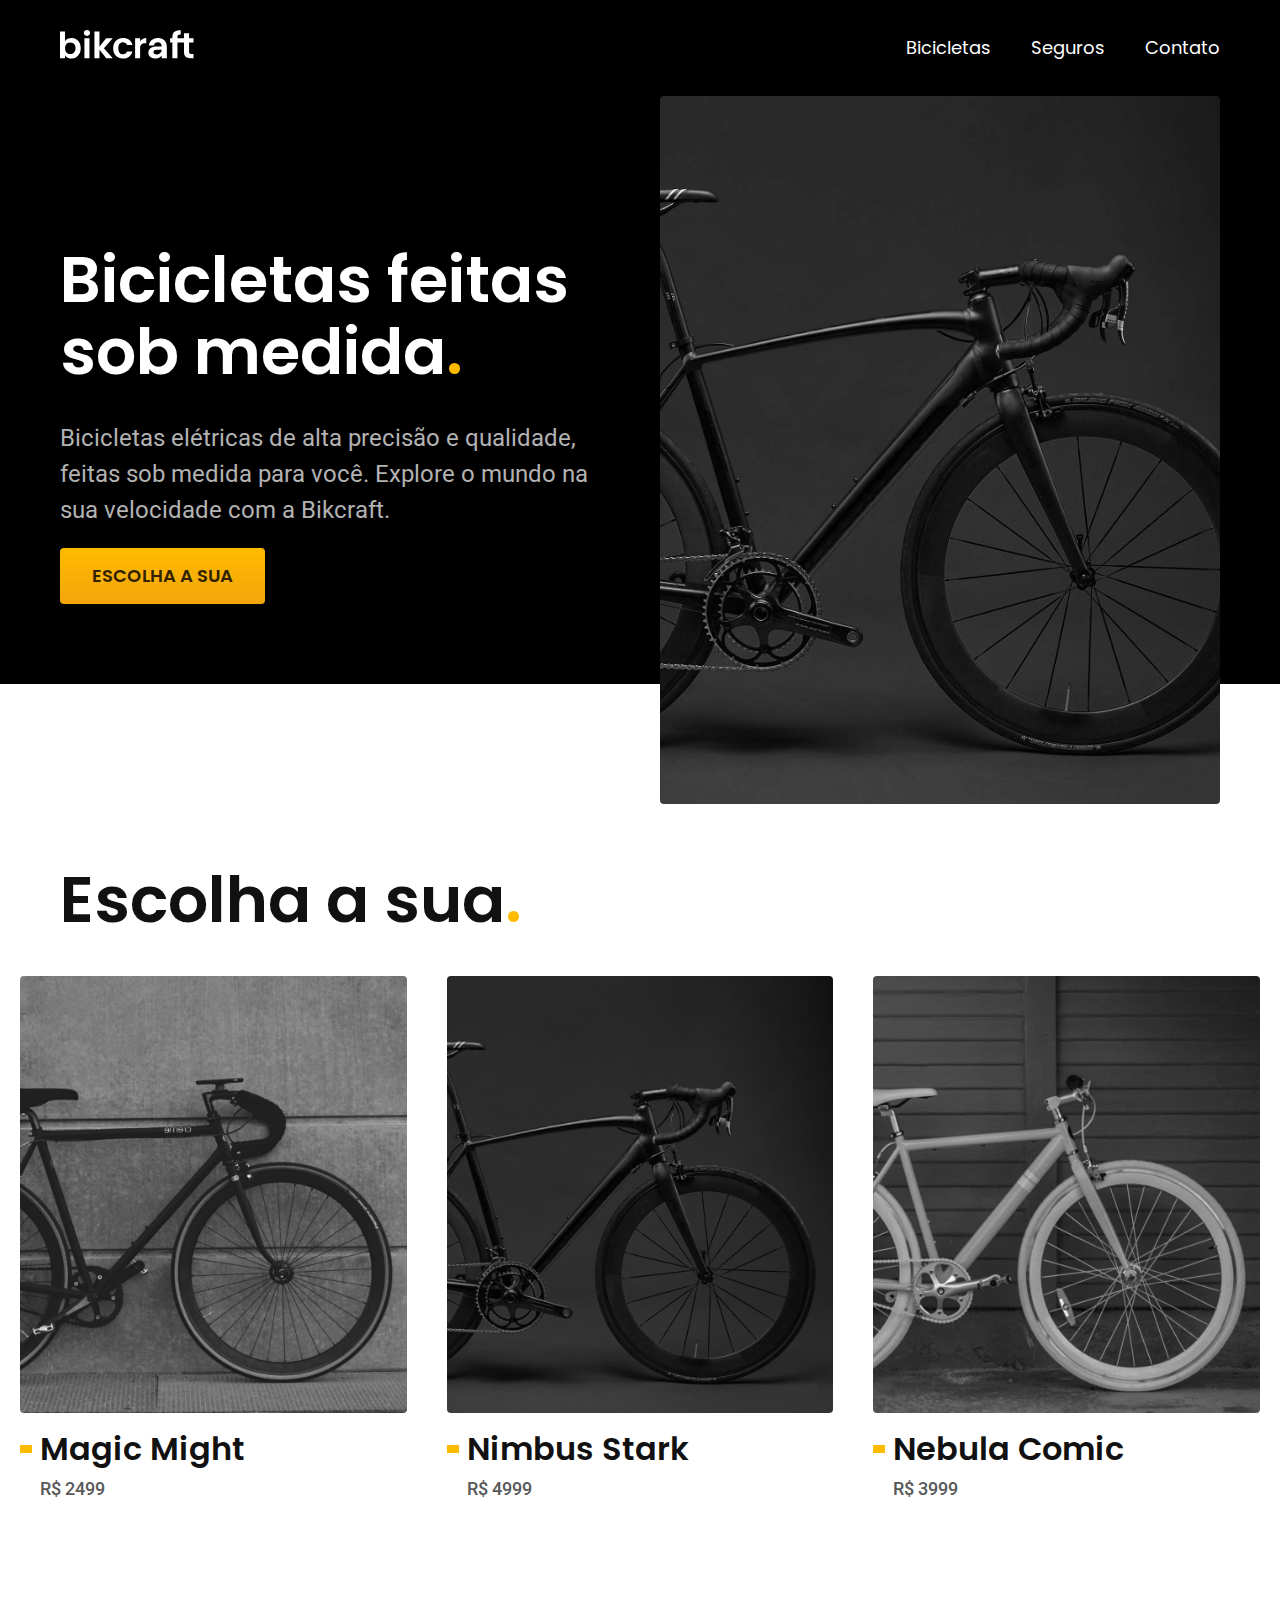
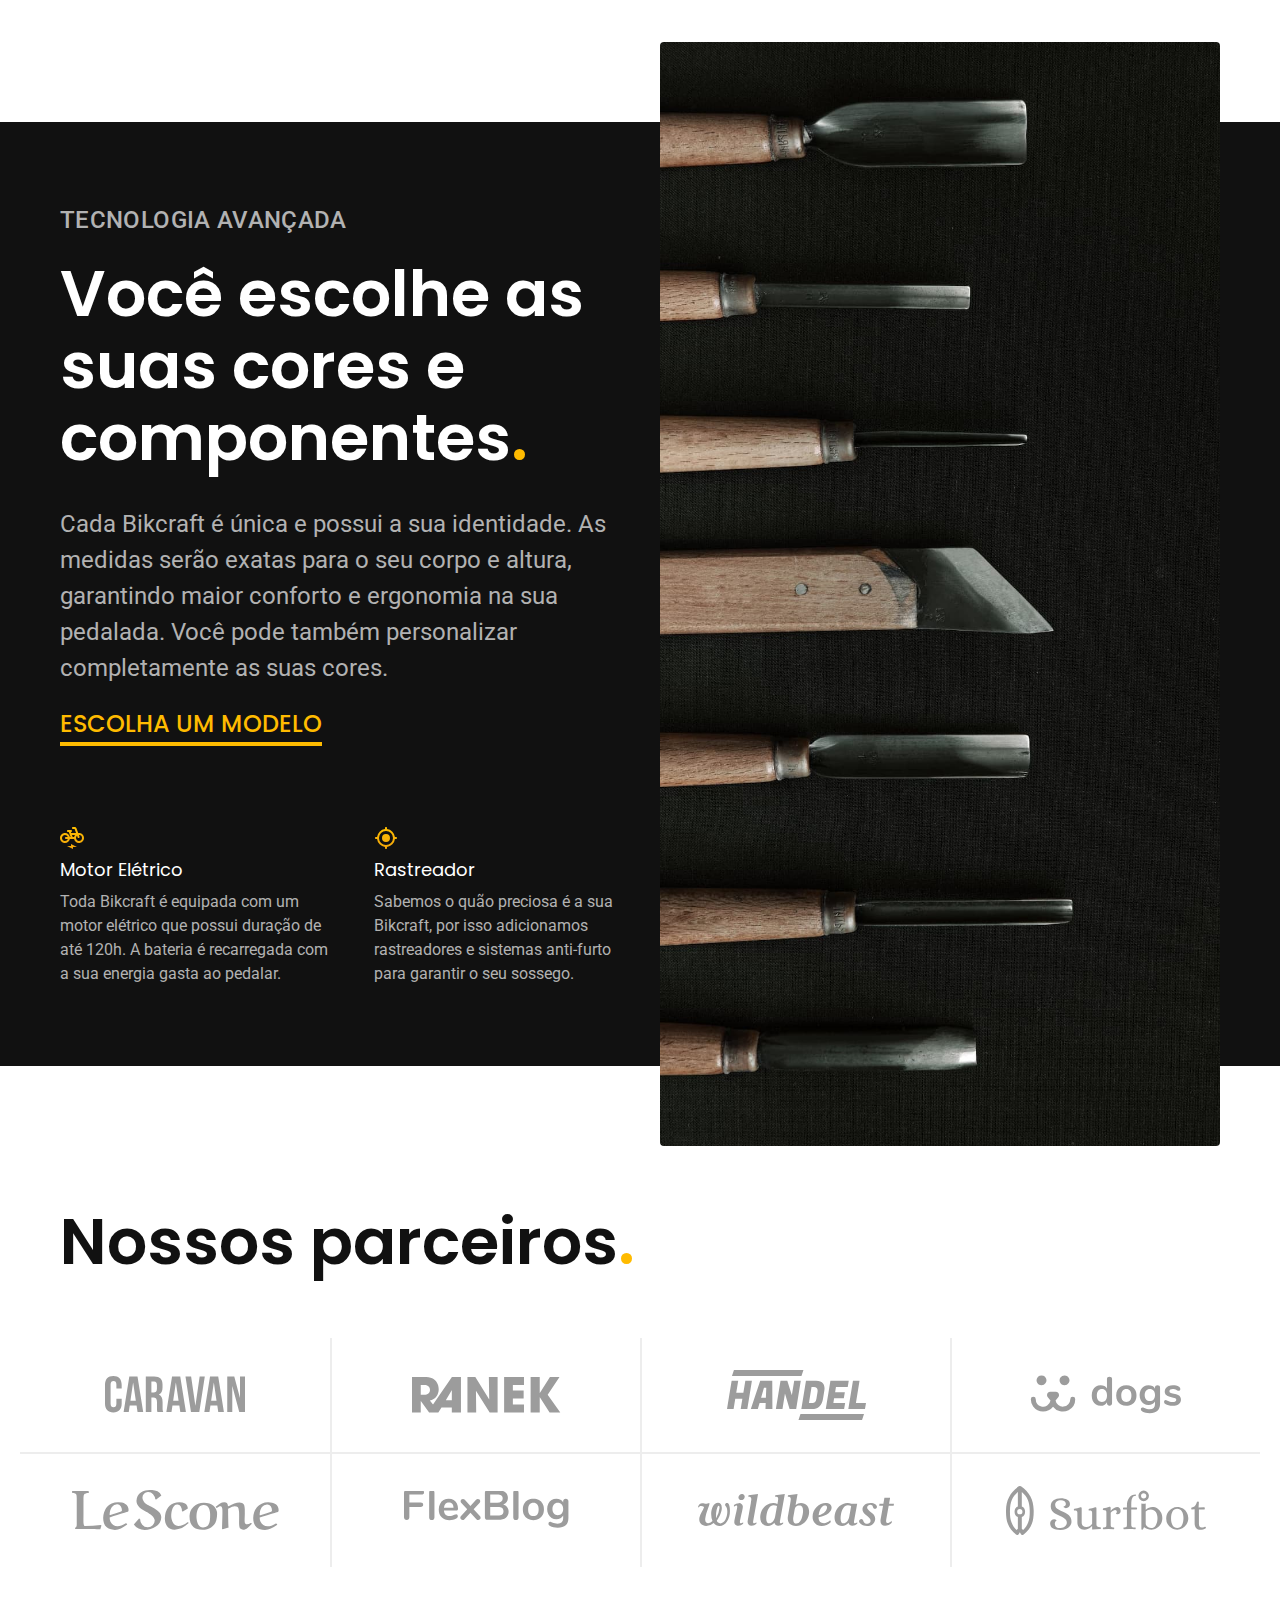
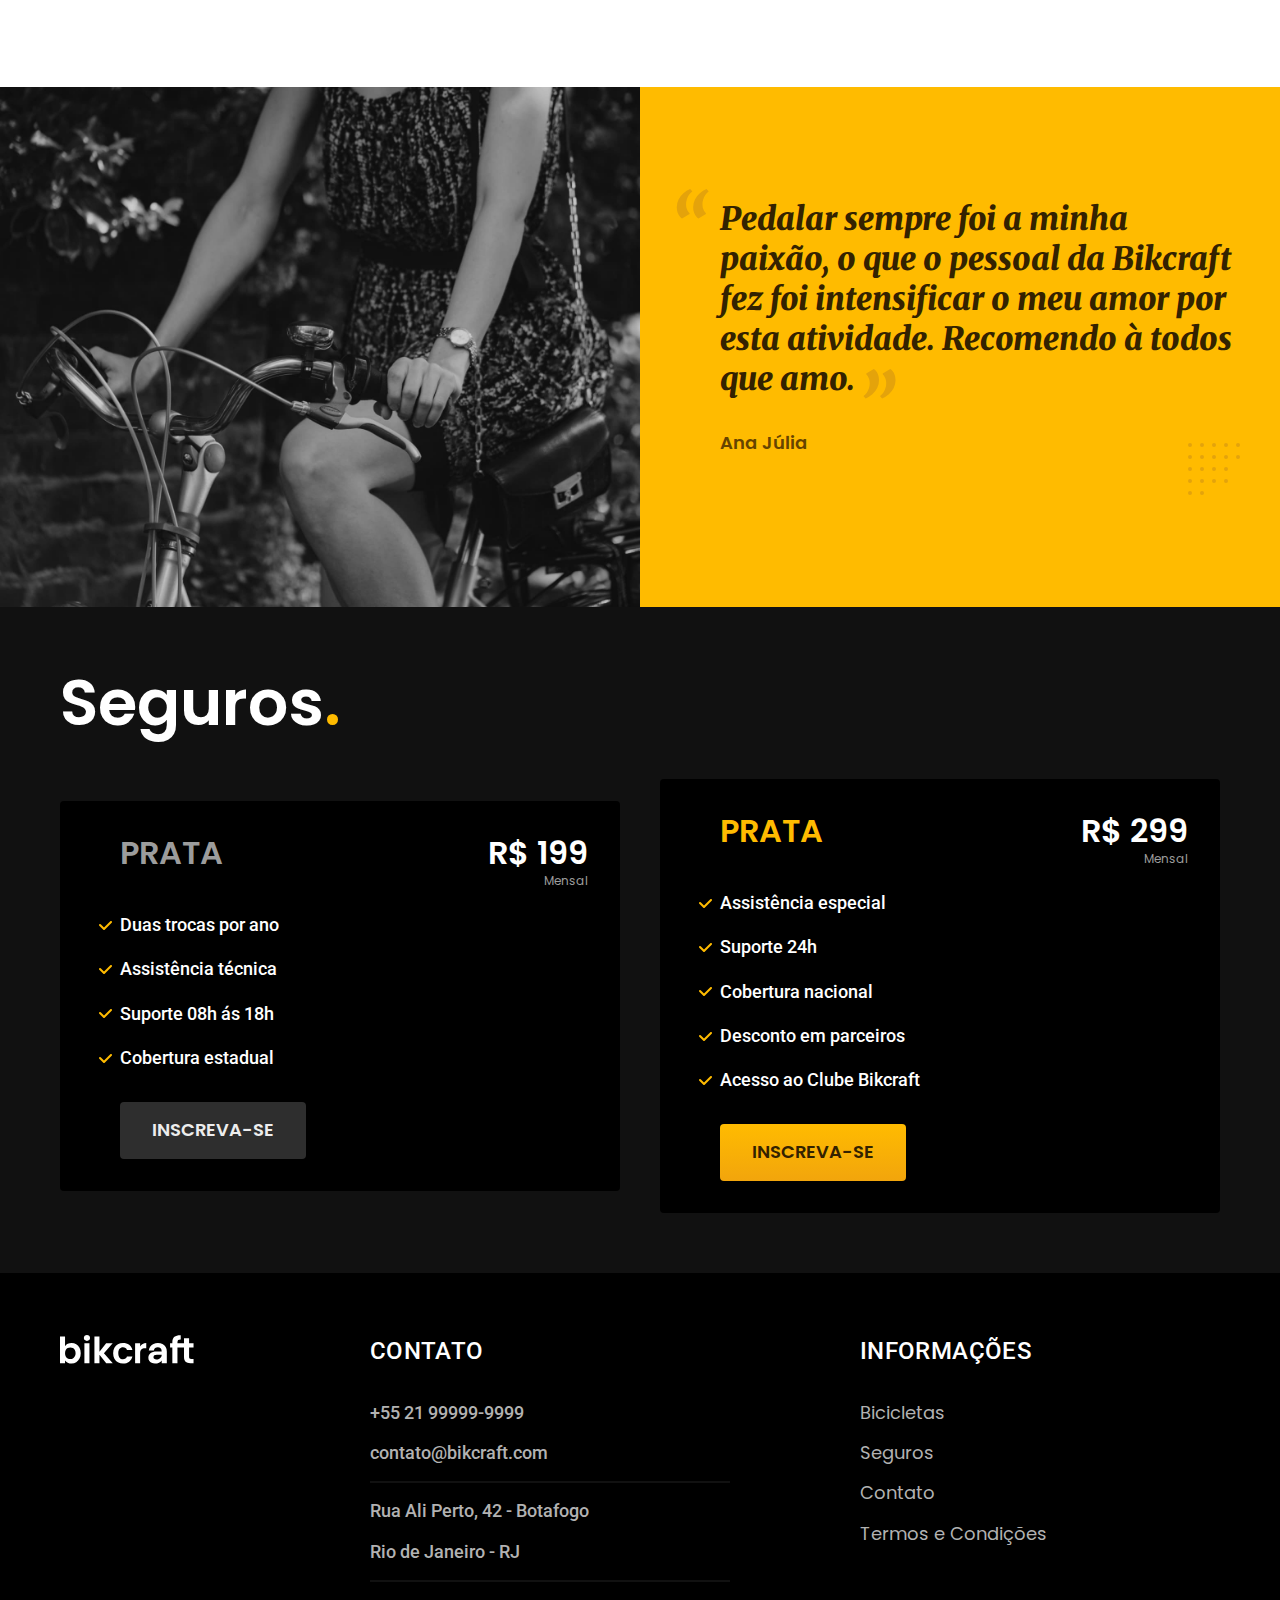
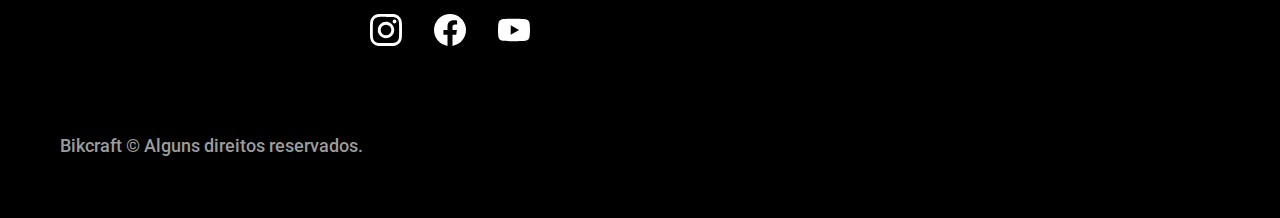
<file: index.html>
<!DOCTYPE html>
<html lang="pt-br">

<head>
    <meta charset="UTF-8">
    <meta name="viewport" content="width=device-width, initial-scale=1.0">

    <title> Bikcraft - Bicicletas Elétricas </title>
    <meta name="description" content="Bicicletas elétricas de alta precisão e qualidade, feitas sob medida para o cliente. Explore o mundo na sua velocidade com a Bikcraft.">

    <link rel="preload" href="./css/style.css"" as=" style">
    <link rel="stylesheet" href="./css/style.css">

    <link rel="preconnect" href="https://fonts.googleapis.com">
    <link rel="preconnect" href="https://fonts.gstatic.com" crossorigin>
    <link href="https://fonts.googleapis.com/css2?family=Merriweather:ital,wght@1,900&family=Poppins:wght@400;600&family=Roboto:wght@400;500&display=swap" rel="stylesheet">
</head>

<body>
    <header class="header-bg">
        <div class="header container">
            <a href="./"><img src="./img/bikcraft.svg" width="136" height="32" alt="Bikcraft">
            </a>
            <nav aria-label="primaria">
                <ul class="header-menu font-1-m cor-0">
                    <li><a href="./bicicletas.html">Bicicletas</a></li>
                    <li><a href="./seguros.html">Seguros</a></li>
                    <li><a href="./contato.html">Contato</a></li>
                </ul>
            </nav>
        </div>
    </header>

    <main class="introducao-bg">
        <div class="introducao container">
            <div class="introducao-conteudo">
                <h1 class="font-1-xxl cor-0">Bicicletas feitas sob medida<span class="cor-p1">.</span></h1>
                <p class="font-2-l cor-5">Bicicletas elétricas de alta precisão e qualidade, feitas sob medida para você. Explore o mundo na sua velocidade com a Bikcraft.</p>
                <a class="botao" href="./bicicletas.html">Escolha a sua</a>
            </div>
            <picture>
                <source media="(max-width: 800px)" srcset="./img/bicicletas/nimbus.jpg">
                <img src="./img/fotos/introducao.jpg" width="1280" height="1600" alt="Bicicleta elétrica preta.">
                <picture>
        </div>
    </main>

    <article class="bicicletas-lista">
        <h2 class="container font-1-xxl">Escolha a sua<span class="cor-p1">.</span></h2>

        <ul>
            <li>
                <a href="./bicicletas/magic.html">
                    <img src="./img/bicicletas/magic-home.jpg" width="920" height="1040" alt="Bicicleta preta">
                    <h3 class="font-1-xl">Magic Might</h3>
                    <span class="font-2-m cor-8">R$ 2499</span>
                </a>
            </li>
            <li>
                <a href="./bicicletas/nimbus.html">
                    <img src="./img/bicicletas/nimbus-home.jpg" width="920" height="1040" alt="Bicicleta preta">
                    <h3 class="font-1-xl">Nimbus Stark</h3>
                    <span class="font-2-m cor-8">R$ 4999</span>
                </a>
            </li>
            <li>
                <a href="./bicicletas/nebula.html">
                    <img src="./img/bicicletas/nebula-home.jpg" width="920" height="1040" alt="Bicicleta preta">
                    <h3 class="font-1-xl">Nebula Comic</h3>
                    <span class="font-2-m cor-8">R$ 3999</span>
                </a>
            </li>
        </ul>
    </article>

    <article class="tecnologia-bg">
        <div class="tecnologia container">
            <div class="tecnologia-conteudo">
                <span class="font-2-l-b cor-5">Tecnologia Avançada</span>
                <h2 class="font-1-xxl cor-0">Você escolhe as suas cores e componentes<span class="cor-p1">.</span></h2>
                <p class="font-2-l cor-5">Cada Bikcraft é única e possui a sua identidade. As medidas serão exatas para o seu corpo e altura, garantindo maior conforto e ergonomia na sua pedalada. Você pode também personalizar completamente as suas cores.</p>
                <a class="link" href="./bicicletas.html">Escolha um modelo</a>
                <div class="tecnologia-vantagens">
                    <div>
                        <img src="./img/icones/eletrica.svg" width="24" height="24" alt="">
                        <h3 class="font-1-m cor-0">Motor Elétrico</h3>
                        <p class="font-2-s cor-5">Toda Bikcraft é equipada com um motor elétrico que possui duração de até 120h. A bateria é recarregada com a sua energia gasta ao pedalar.</p>
                    </div>
                    <div>
                        <img src="./img/icones/rastreador.svg" width="24" height="24" alt="">
                        <h3 class="font-1-m cor-0">Rastreador</h3>
                        <p class="font-2-s cor-5">Sabemos o quão preciosa é a sua Bikcraft, por isso adicionamos rastreadores e sistemas anti-furto para garantir o seu sossego.</p>
                    </div>
                </div>
            </div>
            <div class="tecnologia-imagem">
                <img src="./img/fotos/tecnologia.jpg" width="1200" height="1920" alt="">
            </div>
        </div>
    </article>

    <section class="parceiros" aria-label="Nossos Parceiros">
        <h2 class="container font-1-xxl">Nossos parceiros<span class="cor-p1">.</span></h2>
        <ul>
            <li><img src="./img/parceiros/caravan.svg" width="140" height="38" alt="caravan"></li>
            <li><img src="./img/parceiros/ranek.svg" width="149" height="36" alt="ranek"></li>
            <li><img src="./img/parceiros/handel.svg" width="139" height="50" alt="handel"></li>
            <li><img src="./img/parceiros/dogs.svg" width="152" height="39" alt="dogs"></li>
            <li><img src="./img/parceiros/lescone.svg" width="208" height="41" alt="lescone"></li>
            <li><img src="./img/parceiros/flexblog.svg" width="165" height="38" alt="flexblog"></li>
            <li><img src="./img/parceiros/wildbeast.svg" width="196" height="34" alt="wildbeast"></li>
            <li><img src="./img/parceiros/surfbot.svg" width="200" height="49" alt="surfbot"></li>
        </ul>
    </section>

    <section class="depoimento" aria-label="Depoimento">
        <div>
            <img src="./img/fotos/depoimento.jpg" width="1560" height="1360" alt="Pessoa pedalando uma bicicleta Bikcraft">
        </div>
        <div class="depoimento-conteudo">
            <blockquote class="font-1-xl cor-p5">
                <p>Pedalar sempre foi a minha paixão, o que o pessoal da Bikcraft fez foi intensificar o meu amor por esta atividade. Recomendo à todos que amo.</p>
            </blockquote>
            <span class="font-1-m-b cor-p4">Ana Júlia</span>
        </div>
    </section>

    <article class="seguros-bg">
        <div class="seguros container">
            <h2 class="font-1-xxl cor-0">Seguros<span class="cor-p1">.</span></h2>
            <div class="seguros-item">
                <h3 class="font-1-xl cor-6"> PRATA</h3>
                <span class="font-1-xl cor-0">R$ 199 <span class="font-1-xs cor-6">Mensal</span></span>
                <ul class="font-2-m cor-0">
                    <li>Duas trocas por ano</li>
                    <li>Assistência técnica</li>
                    <li>Suporte 08h ás 18h</li>
                    <li>Cobertura estadual</li>
                </ul>
                <a class="botao secundario" href="./orcamento.html">Inscreva-se</a>
            </div>

            <div class="seguros-item">
                <h3 class="font-1-xl cor-p1"> PRATA</h3>
                <span class="font-1-xl cor-0">R$ 299 <span class="font-1-xs cor-6">Mensal</span></span>
                <ul class="font-2-m cor-0">
                    <li>Assistência especial</li>
                    <li>Suporte 24h</li>
                    <li>Cobertura nacional</li>
                    <li>Desconto em parceiros</li>
                    <li>Acesso ao Clube Bikcraft</li>
                </ul>
                <a class="botao" href="./orcamento.html">Inscreva-se</a>
            </div>
        </div>
    </article>

    <footer class="footer-bg">
        <div class="footer container">
            <img src="./img/bikcraft.svg" width="136" height="32" alt="Bikcraft">
            <div class="footer-contato">
                <h3 class="font-2-l-b cor-0">Contato</h3>
                <ul class="font-2-m cor-5">
                    <li><a href="tel:+5521999999999">+55 21 99999-9999</a></li>
                    <li><a href="mailto:contato.@bikcraft.com">contato@bikcraft.com</a></li>
                    <li>Rua Ali Perto, 42 - Botafogo</li>
                    <li>Rio de Janeiro - RJ</li>
                </ul>
                <div class="footer-redes">
                    <a href="./"><img src="./img/redes/instagram.svg" width="32" height="32" alt="Instagram"></a>
                    <a href="./"><img src="./img/redes/facebook.svg" width="32" height="32" alt="Facebook"></a>
                    <a href="./"><img src="./img/redes/youtube.svg" width="32" height="32" alt="YouTube"></a>
                </div>
            </div>
            <div class="footer-informacoes">
                <h3 class="font-2-l-b cor-0">Informações</h3>
                <nav>
                    <ul class="font-1-m cor-5">
                        <li><a href="./bicicletas.html">Bicicletas</a></li>
                        <li><a href="./seguros.html">Seguros</a></li>
                        <li><a href="./contato.html">Contato</a></li>
                        <li><a href="./termos.html">Termos e Condições</a></li>
                    </ul>
                </nav>
            </div>
            <p class="footer-copy font-2-m cor-6">Bikcraft © Alguns direitos reservados.</p>
        </div>
    </footer>
</body>

</html>
</file>
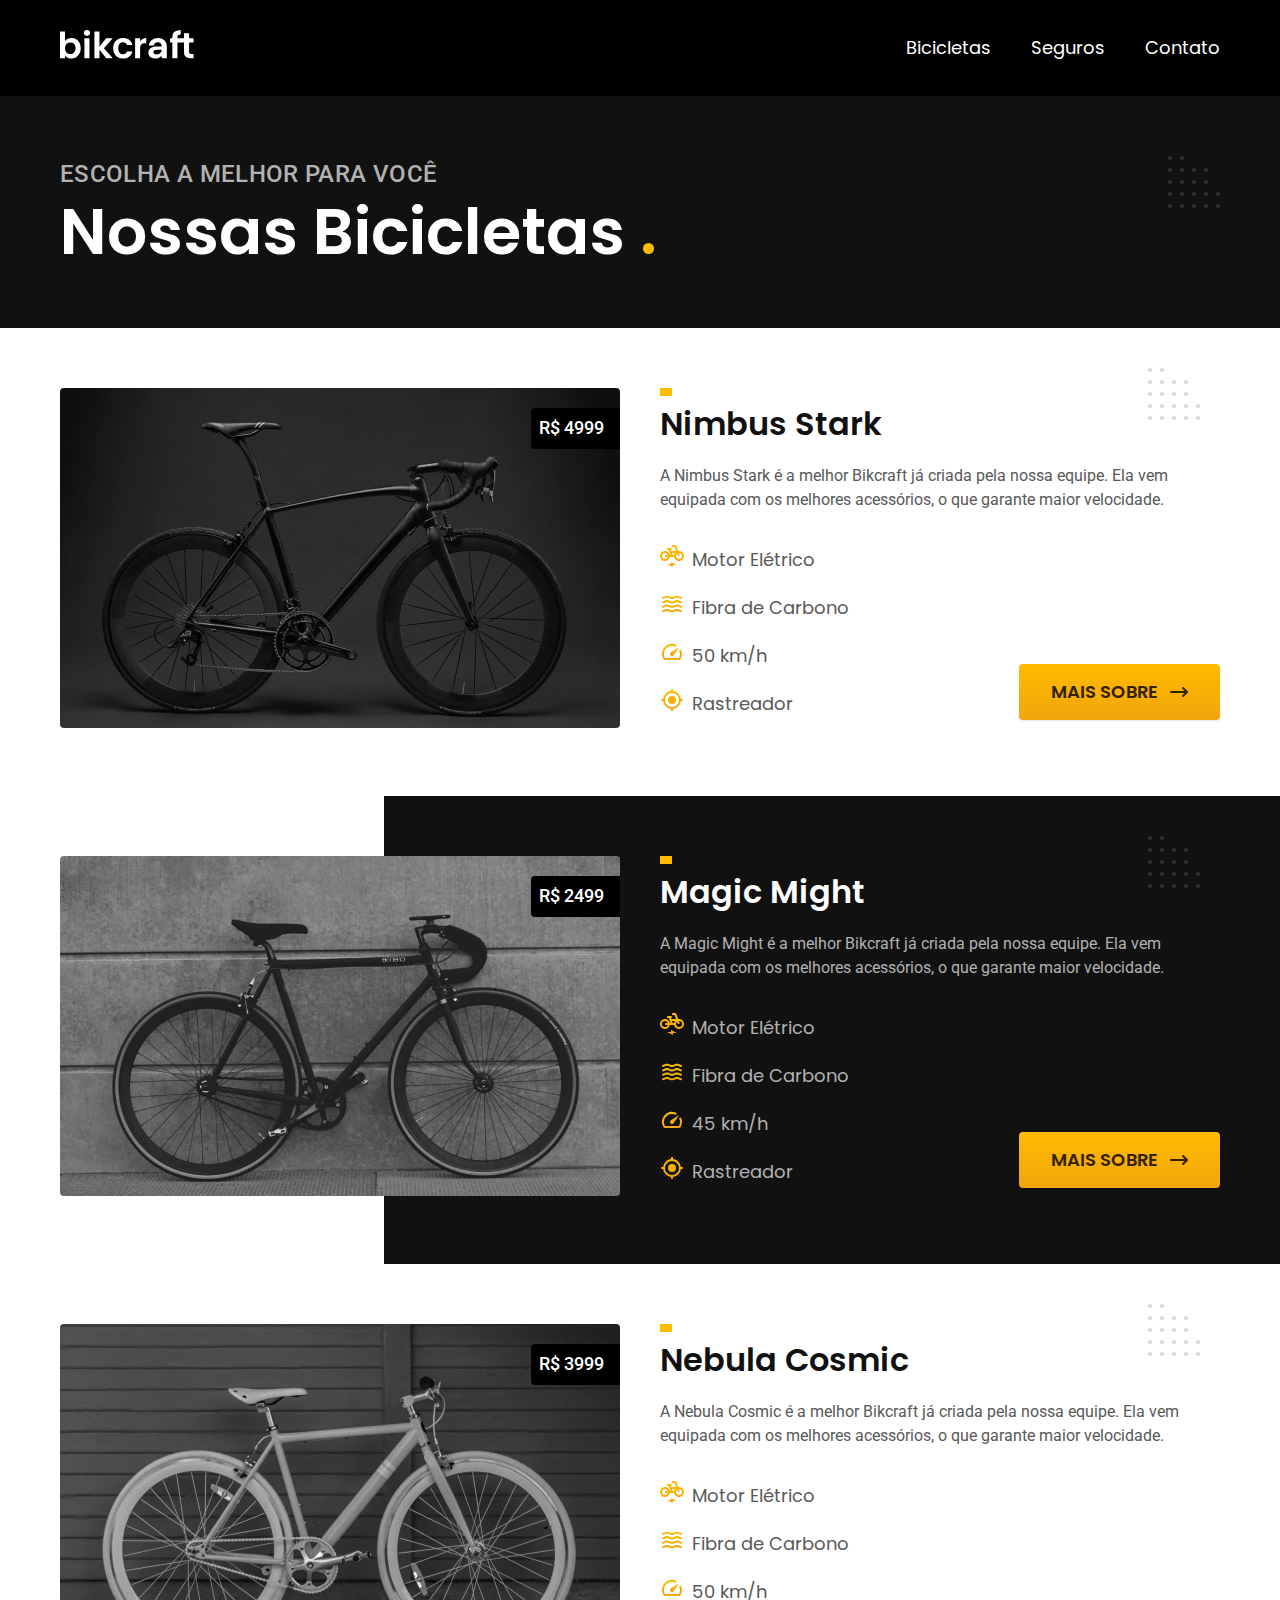
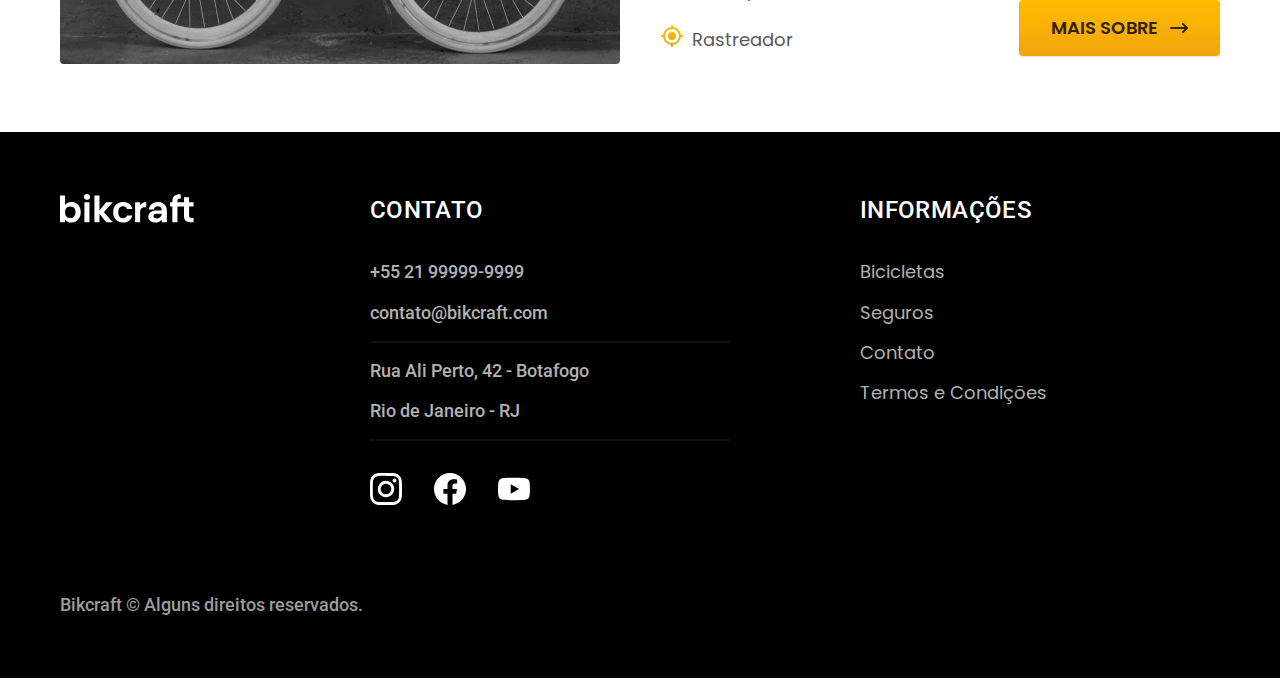
<file: bicicletas.html>
<!DOCTYPE html>
<html lang="pt-br">

<head>
    <meta charset="UTF-8">
    <meta name="viewport" content="width=device-width, initial-scale=1.0">

    <title> Bicicletas | Bikcraft </title>
    <meta name="description" content="Termos e Condições">

    <link rel="preload" href="./css/style.css"" as=" style">
    <link rel="stylesheet" href="./css/style.css">

    <link rel="preconnect" href="https://fonts.googleapis.com">
    <link rel="preconnect" href="https://fonts.gstatic.com" crossorigin>
    <link href="https://fonts.googleapis.com/css2?family=Merriweather:ital,wght@1,900&family=Poppins:wght@400;600&family=Roboto:wght@400;500&display=swap" rel="stylesheet">
</head>

<body id="bicicletas">
    <header class="header-bg">
        <div class="header container">
            <a href="./"><img src="./img/bikcraft.svg" width="136" height="32" alt="Bikcraft"> </a>
            <nav aria-label="primaria">
                <ul class="header-menu font-1-m cor-0">
                    <li><a href="./bicicletas.html">Bicicletas</a></li>
                    <li><a href="./seguros.html">Seguros</a></li>
                    <li><a href="./contato.html">Contato</a></li>
                </ul>
            </nav>
        </div>
    </header>

    <main>
        <div class="titulo-bg">
            <div class="titulo container">
                <p class="font-2-l-b cor-5"> Escolha a melhor para você</p>
                <h1 class="font-1-xxl cor-0"> Nossas Bicicletas <span class="cor-p1">.</span></h1>
            </div>
        </div>
        <div class="bicicletas container">
            <div class="bicicletas-imagem">
                <img src="./img/bicicletas/nimbus.jpg" alt="Bicicleta preta">
                <span class="font-2-m cor-0">R$ 4999</span>
            </div>
            <div class="bicicletas-conteudo">
                <h2 class="font-1-xl">Nimbus Stark</h2>
                <p class="font-2-s cor-8">A Nimbus Stark é a melhor Bikcraft já criada pela nossa equipe. Ela vem equipada com os melhores acessórios, o que garante maior velocidade.</p>
                <ul class="font-1-m cor-8">
                    <li>
                        <img src="./img/icones/eletrica.svg" width="32" height="32" alt="">
                        Motor Elétrico
                    </li>
                    <li>
                        <img src="./img/icones/carbono.svg" width="32" height="32" alt="">
                        Fibra de Carbono
                    </li>
                    <li>
                        <img src="./img/icones/velocidade.svg" width="32" height="32" alt="">
                        50 km/h
                    </li>
                    <li>
                        <img src="./img/icones/rastreador.svg" width="32" height="32" alt="">
                        Rastreador
                    </li>
                </ul>
                <a class="botao seta" href="./bicicletas/nimbus.html">Mais Sobre</a>
            </div>
        </div>

        <div class="bicicletas-bg">
            <div class="bicicletas container">
                <div class="bicicletas-imagem">
                    <img src="./img/bicicletas/magic.jpg" width="1120" height="680" alt="Bicicleta preta">
                    <span class="font-2-m cor-0">R$ 2499</span>
                </div>
                <div class="bicicletas-conteudo">
                    <h2 class="font-1-xl cor-0">Magic Might</h2>
                    <p class="font-2-s cor-5">A Magic Might é a melhor Bikcraft já criada pela nossa equipe. Ela vem equipada com os melhores acessórios, o que garante maior velocidade.</p>
                    <ul class="font-1-m cor-5">
                        <li>
                            <img src="./img/icones/eletrica.svg" width="32" height="32" alt="">
                            Motor Elétrico
                        </li>
                        <li>
                            <img src="./img/icones/carbono.svg" width="32" height="32" alt="">
                            Fibra de Carbono
                        </li>
                        <li>
                            <img src="./img/icones/velocidade.svg" width="32" height="32" alt="">
                            45 km/h
                        </li>
                        <li>
                            <img src="./img/icones/rastreador.svg" width="32" height="32" alt="">
                            Rastreador
                        </li>
                    </ul>
                    <a class="botao seta" href="./bicicletas/magic.html">Mais Sobre</a>
                </div>
            </div>
        </div>

        <div class="bicicletas container">
            <div class="bicicletas-imagem">
                <img src="./img/bicicletas/nebula.jpg" width="1120" height="680" alt="Bicicleta preta">
                <span class="font-2-m cor-0">R$ 3999</span>
            </div>
            <div class="bicicletas-conteudo">
                <h2 class="font-1-xl">Nebula Cosmic</h2>
                <p class="font-2-s cor-8">A Nebula Cosmic é a melhor Bikcraft já criada pela nossa equipe. Ela vem equipada com os melhores acessórios, o que garante maior velocidade.</p>
                <ul class="font-1-m cor-8">
                    <li>
                        <img src="./img/icones/eletrica.svg" width="32" height="32" alt="">
                        Motor Elétrico
                    </li>
                    <li>
                        <img src="./img/icones/carbono.svg" width="32" height="32" alt="">
                        Fibra de Carbono
                    </li>
                    <li>
                        <img src="./img/icones/velocidade.svg" width="32" height="32" alt="">
                        50 km/h
                    </li>
                    <li>
                        <img src="./img/icones/rastreador.svg" width="32" height="32" alt="">
                        Rastreador
                    </li>
                </ul>
                <a class="botao seta" href="./bicicletas/nebula.html">Mais Sobre</a>
            </div>
        </div>
    </main>

    <footer class="footer-bg">
        <div class="footer container">
            <img src="./img/bikcraft.svg" width="136" height="32" alt="Bikcraft">
            <div class="footer-contato">
                <h3 class="font-2-l-b cor-0">Contato</h3>
                <ul class="font-2-m cor-5">
                    <li><a href="tel:+5521999999999">+55 21 99999-9999</a></li>
                    <li><a href="mailto:contato.@bikcraft.com">contato@bikcraft.com</a></li>
                    <li>Rua Ali Perto, 42 - Botafogo</li>
                    <li>Rio de Janeiro - RJ</li>
                </ul>
                <div class="footer-redes">
                    <a href="./"><img src="./img/redes/instagram.svg" width="32" height="32" alt="Instagram"></a>
                    <a href="./"><img src="./img/redes/facebook.svg" width="32" height="32" alt="Facebook"></a>
                    <a href="./"><img src="./img/redes/youtube.svg" width="32" height="32" alt="YouTube"></a>
                </div>
            </div>
            <div class="footer-informacoes">
                <h3 class="font-2-l-b cor-0">Informações</h3>
                <nav>
                    <ul class="font-1-m cor-5">
                        <li><a href="./bicicletas.html">Bicicletas</a></li>
                        <li><a href="./seguros.html">Seguros</a></li>
                        <li><a href="./contato.html">Contato</a></li>
                        <li><a href="./termos.html">Termos e Condições</a></li>
                    </ul>
                </nav>
            </div>
            <p class="footer-copy font-2-m cor-6">Bikcraft © Alguns direitos reservados.</p>
        </div>
    </footer>
</body>

</html>
</file>
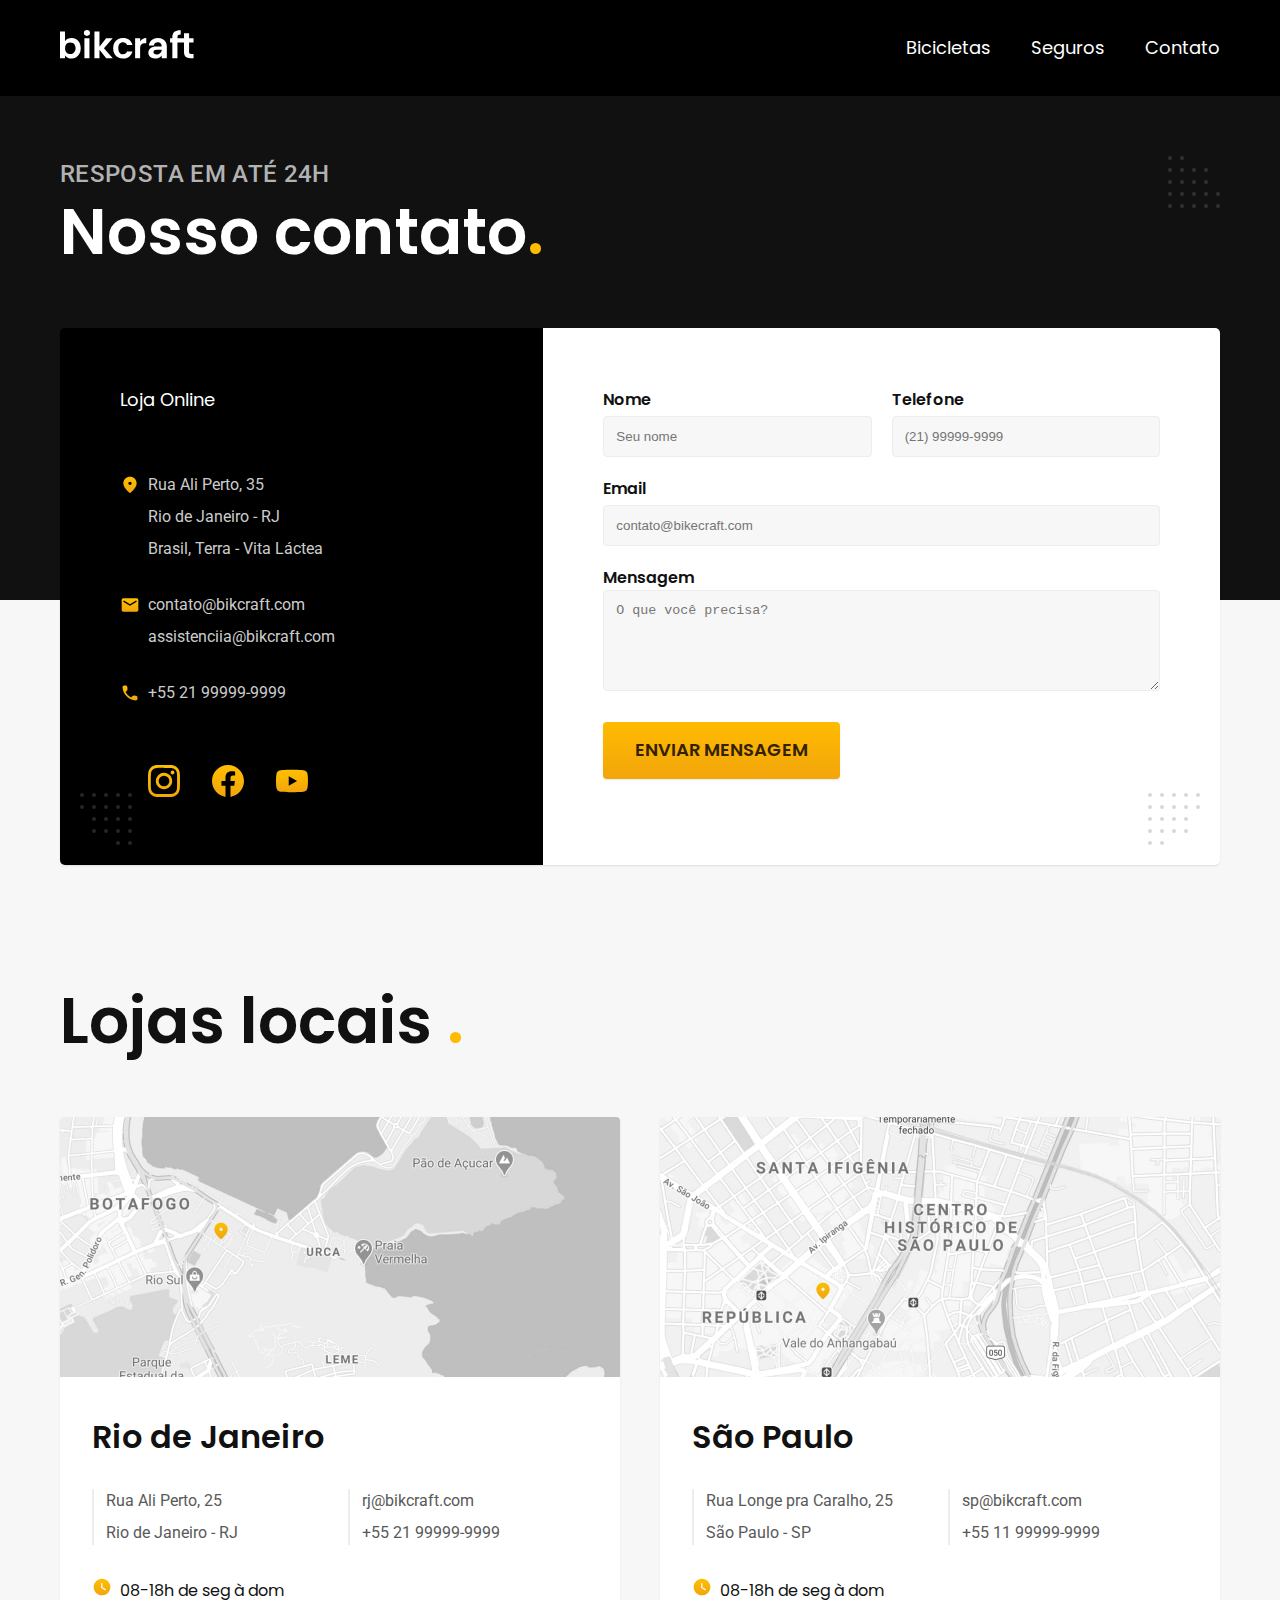
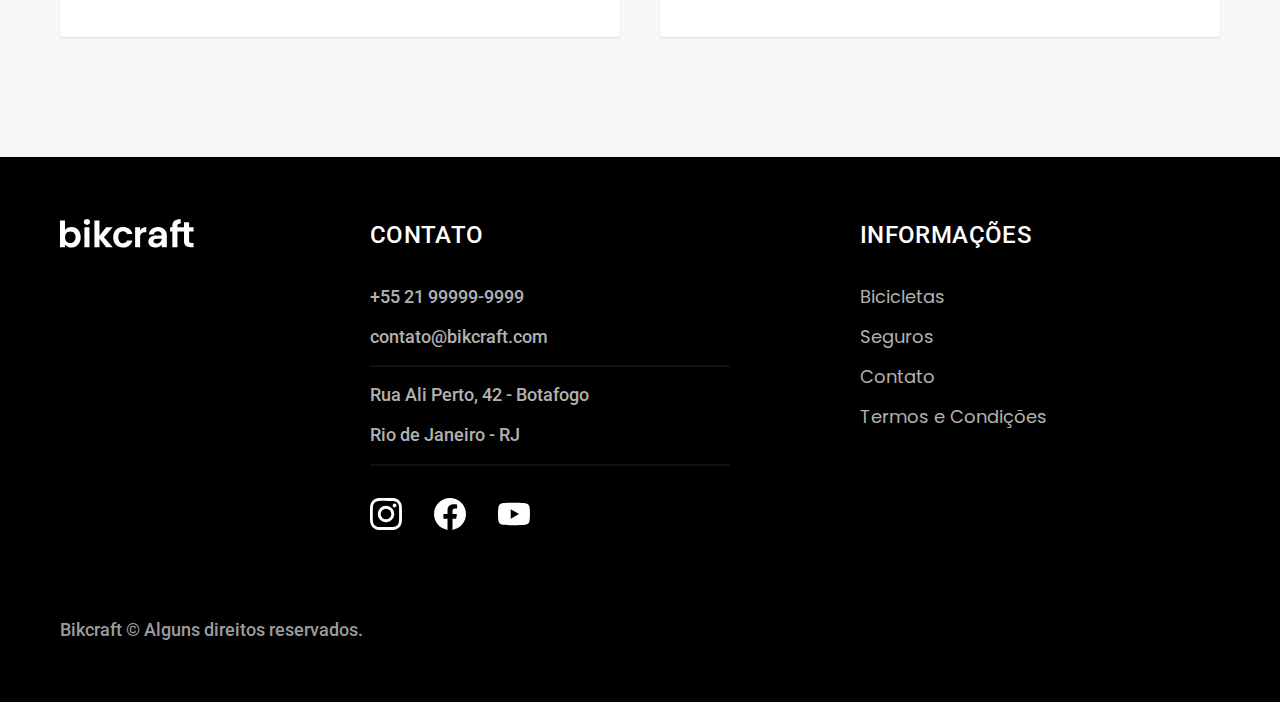
<file: contato.html>
<!DOCTYPE html>
<html lang="pt-br">

<head>
    <meta charset="UTF-8">
    <meta name="viewport" content="width=device-width, initial-scale=1.0">

    <title> Contato | Bikcraft </title>
    <meta name="description" content="Termos e Condições">

    <link rel="preload" href="./css/style.css"" as=" style">
    <link rel="stylesheet" href="./css/style.css">

    <link rel="preconnect" href="https://fonts.googleapis.com">
    <link rel="preconnect" href="https://fonts.gstatic.com" crossorigin>
    <link href="https://fonts.googleapis.com/css2?family=Merriweather:ital,wght@1,900&family=Poppins:wght@400;600&family=Roboto:wght@400;500&display=swap" rel="stylesheet">
</head>

<body id="contato">
    <header class="header-bg">
        <div class="header container">
            <a href="./"><img src="./img/bikcraft.svg" width="136" height="32" alt="Bikcraft"> </a>
            <nav aria-label="primaria">
                <ul class="header-menu font-1-m cor-0">
                    <li><a href="./bicicletas.html">Bicicletas</a></li>
                    <li><a href="./seguros.html">Seguros</a></li>
                    <li><a href="./contato.html">Contato</a></li>
                </ul>
            </nav>
        </div>
    </header>

    <main>
        <div class="titulo-bg">
            <div class="titulo container">
                <p class="font-2-l-b cor-5">Resposta em até 24h</p>
                <h1 class="font-1-xxl cor-0">Nosso contato<span class="cor-p1">.</span></h1>
            </div>
        </div>

        <div class="contato container">
            <section class="contato-dados" aria-label="Endereço">
                <h2 class="font-1-m cor-0">Loja Online</h2>
                <div class="contato-endereco font-2-s cor-4">
                    <p>Rua Ali Perto, 35</p>
                    <p>Rio de Janeiro - RJ</p>
                    <p>Brasil, Terra - Vita Láctea</p>
                </div>
                <address class="contato-meios font-2-s cor-4">
                    <a href="mailto:contato@bikcraft.com">contato@bikcraft.com</a>
                    <a href="mailto:assistenciia@bikcraft.com">assistenciia@bikcraft.com</a>
                    <a href="tel:+5521999999999">+55 21 99999-9999</a>
                </address>
                <div class="contato-redes">
                    <a href="./">
                        <img src="./img/redes/instagram-p.svg" width="32" height="32" alt="Instagram">
                    </a>
                    <a href="./">
                        <img src="./img/redes/facebook-p.svg" width="32" height="32" alt="Facebook">
                    </a>
                    <a href="./">
                        <img src="./img/redes/youtube-p.svg" width="32" height="32" alt="YouTube">
                    </a>
                </div>
            </section>
            <section class="contato-formulario" aria-label="Formulário">
                <form class="form" action="./contato.html">
                    <div>
                        <label for="nome">Nome</label>
                        <input type="text" id="nome" name="nome" placeholder="Seu nome">
                    </div>
                    <div>
                        <label for="telefone">Telefone</label>
                        <input type="text" id="telefone" name="telefone" placeholder="(21) 99999-9999">
                    </div>
                    <div class="col-2">
                        <label for="email">Email</label>
                        <input type="text" id="email" name="email" placeholder="contato@bikecraft.com">
                    </div>
                    <div class="col-2">
                        <label for="mensagem">Mensagem<ensagem< /label>
                                <textarea rows="5" id="mensagem" name="mensagem" placeholder="O que você precisa?"></textarea>
                    </div>
                    <button class="botao col-2">Enviar Mensagem</button>
                </form>
            </section>
        </div>
    </main>

    <article class="lojas container">
        <h2 class="font-1-xxl">Lojas locais <span class="cor-p1">.</span></h2>
        <div class="lojas-item">
            <img src="./img/lojas/rj.jpg" width="1120" height="520" alt="mapa marcando o endereço em Rua Ali Perto, 25 - Rio de Janeiro - RJ">
            <div class="lojas-conteudo">
                <h3 class="font-1-xl">Rio de Janeiro</h3>
                <div class="lojas-dados font-2-s cor-8">
                    <p>Rua Ali Perto, 25</p>
                    <p>Rio de Janeiro - RJ</p>
                </div>
                <div class="lojas-dados font-2-s cor-8">
                    <a href="mailto:rj@bikcraft.com">rj@bikcraft.com</a>
                    <a href="tel:+5521999999999">+55 21 99999-9999</a>
                </div>
                <p class="lojas-tempo font-1-s"><img src="./img/icones/horario.svg" width="20" height="20" alt="">08-18h de seg à dom</p>
            </div>
        </div>

        <div class="lojas-item">
            <img src="./img/lojas/sp.jpg" width="1120" height="520" alt="mapa marcando o endereço em Rua Ali Perto, 25 - São Paulo - SP">
            <div class="lojas-conteudo">
                <h3 class="font-1-xl">São Paulo</h3>
                <div class="lojas-dados font-2-s cor-8">
                    <p>Rua Longe pra Caralho, 25</p>
                    <p>São Paulo - SP</p>
                </div>
                <div class="lojas-dados font-2-s cor-8">
                    <a href="mailto:sp@bikcraft.com">sp@bikcraft.com</a>
                    <a href="tel:+5511999999999">+55 11 99999-9999</a>
                </div>
                <p class="lojas-tempo font-1-s"><img src="./img/icones/horario.svg" width="20" height="20" alt="">08-18h de seg à dom</p>
            </div>
        </div>
    </article>

    <footer class="footer-bg">
        <div class="footer container">
            <img src="./img/bikcraft.svg" width="136" height="32" alt="Bikcraft">
            <div class="footer-contato">
                <h3 class="font-2-l-b cor-0">Contato</h3>
                <ul class="font-2-m cor-5">
                    <li><a href="tel:+5521999999999">+55 21 99999-9999</a></li>
                    <li><a href="mailto:contato.@bikcraft.com">contato@bikcraft.com</a></li>
                    <li>Rua Ali Perto, 42 - Botafogo</li>
                    <li>Rio de Janeiro - RJ</li>
                </ul>
                <div class="footer-redes">
                    <a href="./"><img src="./img/redes/instagram.svg" width="32" height="32" alt="Instagram"></a>
                    <a href="./"><img src="./img/redes/facebook.svg" width="32" height="32" alt="Facebook"></a>
                    <a href="./"><img src="./img/redes/youtube.svg" width="32" height="32" alt="YouTube"></a>
                </div>
            </div>
            <div class="footer-informacoes">
                <h3 class="font-2-l-b cor-0">Informações</h3>
                <nav>
                    <ul class="font-1-m cor-5">
                        <li><a href="./bicicletas.html">Bicicletas</a></li>
                        <li><a href="./seguros.html">Seguros</a></li>
                        <li><a href="./contato.html">Contato</a></li>
                        <li><a href="./termos.html">Termos e Condições</a></li>
                    </ul>
                </nav>
            </div>
            <p class="footer-copy font-2-m cor-6">Bikcraft © Alguns direitos reservados.</p>
        </div>
    </footer>
</body>

</html>
</file>
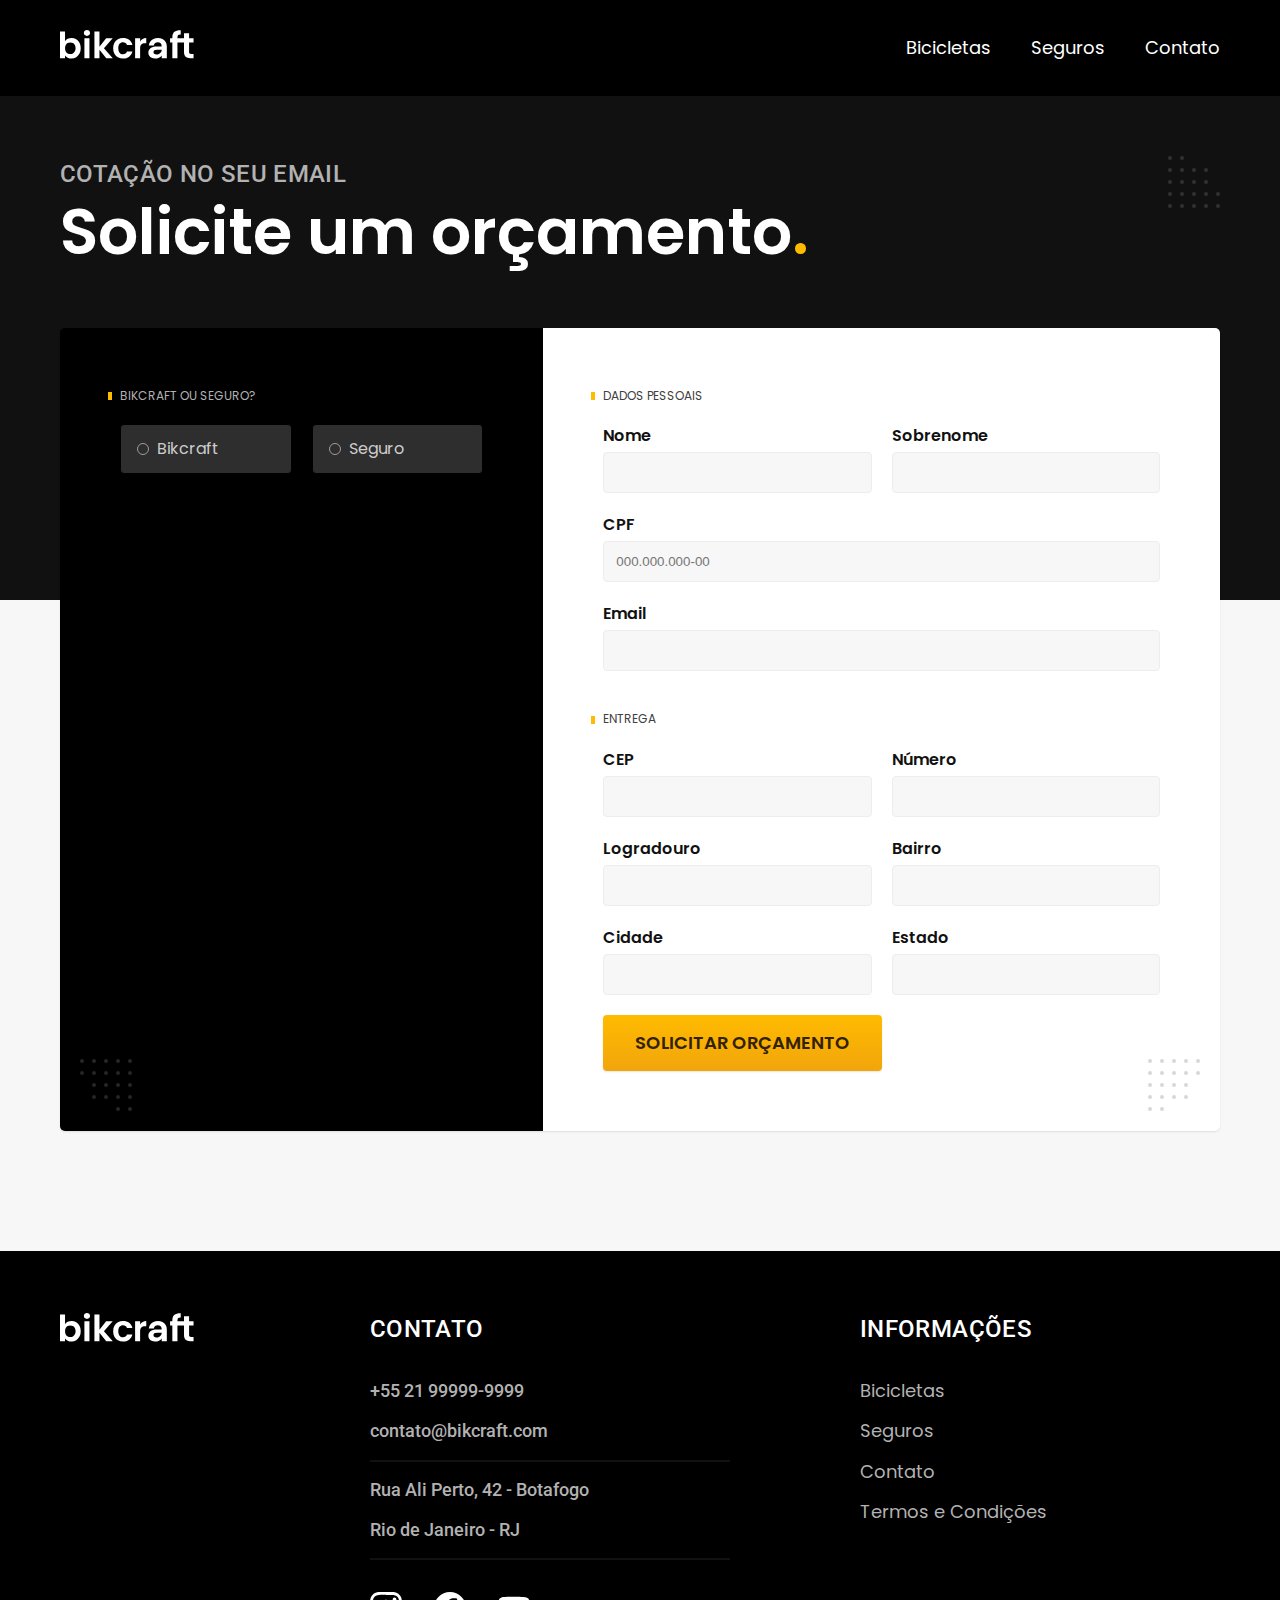
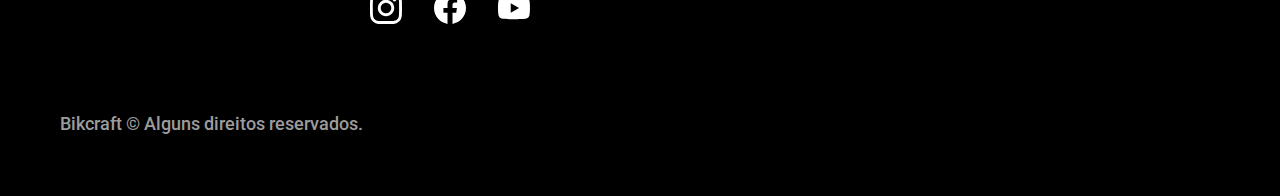
<file: orcamento.html>
<!DOCTYPE html>
<html lang="pt-br">

<head>
    <meta charset="UTF-8">
    <meta name="viewport" content="width=device-width, initial-scale=1.0">

    <title> Orçamento | Bikcraft </title>
    <meta name="description" content="Termos e Condições">

    <link rel="preload" href="./css/style.css"" as=" style">
    <link rel="stylesheet" href="./css/style.css">

    <link rel="preconnect" href="https://fonts.googleapis.com">
    <link rel="preconnect" href="https://fonts.gstatic.com" crossorigin>
    <link href="https://fonts.googleapis.com/css2?family=Merriweather:ital,wght@1,900&family=Poppins:wght@400;600&family=Roboto:wght@400;500&display=swap" rel="stylesheet">
</head>

<body id="orcamento">
    <header class="header-bg">
        <div class="header container">
            <a href="./"><img src="./img/bikcraft.svg" width="136" height="32" alt="Bikcraft"> </a>
            <nav aria-label="primaria">
                <ul class="header-menu font-1-m cor-0">
                    <li><a href="./bicicletas.html">Bicicletas</a></li>
                    <li><a href="./seguros.html">Seguros</a></li>
                    <li><a href="./contato.html">Contato</a></li>
                </ul>
            </nav>
        </div>
    </header>

    <main>
        <div class="titulo-bg">
            <div class="titulo container">
                <p class="font-2-l-b cor-5">Cotação no seu email</p>
                <h1 class="font-1-xxl cor-0">Solicite um orçamento<span class="cor-p1">.</span></h1>
            </div>
        </div>


        <form class="orcamento container" action="./orcamento.html">
            <div class="orcamento-produto">
                <h2 class="font-1-xs cor-5">Bikcraft ou Seguro?</h2>

                <input type="radio" name="tipo" value="bikcraft" id="bikcraft">
                <label for="bikcraft">Bikcraft</label>

                <input type="radio" name="tipo" value="seguro" id="seguro">
                <label for="seguro">Seguro</label>

                <div class="orcamento-conteudo" id="orcamento-bikcraft">
                    <h2 class="font-1-xs cor-5">Escolha a sua</h2>

                    <input type="radio" name="produto" value="nimbus" id="nimbus">
                    <label for="nimbus">Nimbus Stark <span>R$ 4999</span></label>
                    <div class="orcamento-detalhes">
                        <ul class="font-1-xs cor-8">
                            <li><img src="./img/icones/eletrica.svg" width="32" height="32" alt=""> Motor Elétrico</li>
                            <li><img src="./img/icones/carbono.svg" width="32" height="32" alt=""> Fibra de Carbono</li>
                            <li><img src="./img/icones/velocidade.svg" width="32" height="32" alt=""> 50 km/h</li>
                            <li><img src="./img/icones/rastreador.svg" width="32" height="32" alt=""> Rastreador</li>
                        </ul>
                        <img src="./img/bicicletas/nimbus.jpg" alt="Bicicleta preta">
                    </div>

                    <input type="radio" name="produto" value="magic" id="magic">
                    <label for="magic">Magic Might <span>R$ 2499</span></label>
                    <div class="orcamento-detalhes">
                        <ul class="font-1-xs cor-8">
                            <li><img src="./img/icones/eletrica.svg" width="32" height="32" alt=""> Motor Elétrico</li>
                            <li><img src="./img/icones/carbono.svg" width="32" height="32" alt=""> Fibra de Carbono</li>
                            <li><img src="./img/icones/velocidade.svg" width="32" height="32" alt=""> 40 km/h</li>
                            <li><img src="./img/icones/rastreador.svg" width="32" height="32" alt=""> Rastreador</li>
                        </ul>
                        <img src="./img/bicicletas/magic.jpg" alt="Bicicleta preta">
                    </div>

                    <input type="radio" name="produto" value="nebula" id="nebula">
                    <label for="nebula">Nebula Cosmic <span>R$ 3999</span></label>
                    <div class="orcamento-detalhes">
                        <ul class="font-1-xs cor-8">
                            <li><img src="./img/icones/eletrica.svg" width="32" height="32" alt=""> Motor Elétrico</li>
                            <li><img src="./img/icones/carbono.svg" width="32" height="32" alt=""> Fibra de Carbono</li>
                            <li><img src="./img/icones/velocidade.svg" width="32" height="32" alt=""> 45 km/h</li>
                            <li><img src="./img/icones/rastreador.svg" width="32" height="32" alt=""> Rastreador</li>
                        </ul>
                        <img src="./img/bicicletas/nebula.jpg" alt="Bicicleta branca">
                    </div>

                </div>

                <div class="orcamento-conteudo" id="orcamento-seguro">
                    <h2 class="font-1-xs cor-5">Escolha o plano</h2>

                    <input type="radio" name="produto" value="prata" id="prata">
                    <label for="prata">Prata <span>R$ 199</span></label>

                    <input type="radio" name="produto" value="ouro" id="ouro">
                    <label for="ouro">Ouro <span>R$ 299</span></label>
                </div>
            </div>
            <div class="orcamento-dados form">
                <h2 class="font-1-xs cor-9 col-2">dados pessoais</h2>
                <div>
                    <label for="nome">Nome</label>
                    <input type="text" id="nome" name="nome">
                </div>
                <div>
                    <label for="sobrenome">Sobrenome</label>
                    <input type="text" id="sobrenome" name="sobrenome">
                </div>
                <div class="col-2">
                    <label for="cpf">CPF</label>
                    <input type="text" id="cpf" name="cpf" placeholder="000.000.000-00">
                </div>
                <div class="col-2">
                    <label for="email">Email</label>
                    <input type="email" id="email" name="email">
                </div>
                <h2 class="font-1-xs cor-9 col-2">entrega</h2>
                <div>
                    <label for="cep">CEP</label>
                    <input type="text" id="cep" name="cep">
                </div>
                <div>
                    <label for="numero">Número</label>
                    <input type="text" id="numero" name="numero">
                </div>
                <div>
                    <label for="logradouro">Logradouro</label>
                    <input type="text" id="logradouro" name="logradouro">
                </div>
                <div>
                    <label for="bairro">Bairro</label>
                    <input type="text" id="bairro" name="bairro">
                </div>
                <div>
                    <label for="cidade">Cidade</label>
                    <input type="text" id="cidade" name="cidade">
                </div>
                <div>
                    <label for="estado">Estado</label>
                    <input type="text" id="estado" name="estado">
                </div>
                <button class="botao col-2">Solicitar Orçamento</button>
            </div>
        </form>

    </main>

    <footer class="footer-bg">
        <div class="footer container">
            <img src="./img/bikcraft.svg" width="136" height="32" alt="Bikcraft">
            <div class="footer-contato">
                <h3 class="font-2-l-b cor-0">Contato</h3>
                <ul class="font-2-m cor-5">
                    <li><a href="tel:+5521999999999">+55 21 99999-9999</a></li>
                    <li><a href="mailto:contato.@bikcraft.com">contato@bikcraft.com</a></li>
                    <li>Rua Ali Perto, 42 - Botafogo</li>
                    <li>Rio de Janeiro - RJ</li>
                </ul>
                <div class="footer-redes">
                    <a href="./"><img src="./img/redes/instagram.svg" width="32" height="32" alt="Instagram"></a>
                    <a href="./"><img src="./img/redes/facebook.svg" width="32" height="32" alt="Facebook"></a>
                    <a href="./"><img src="./img/redes/youtube.svg" width="32" height="32" alt="YouTube"></a>
                </div>
            </div>
            <div class="footer-informacoes">
                <h3 class="font-2-l-b cor-0">Informações</h3>
                <nav>
                    <ul class="font-1-m cor-5">
                        <li><a href="./bicicletas.html">Bicicletas</a></li>
                        <li><a href="./seguros.html">Seguros</a></li>
                        <li><a href="./contato.html">Contato</a></li>
                        <li><a href="./termos.html">Termos e Condições</a></li>
                    </ul>
                </nav>
            </div>
            <p class="footer-copy font-2-m cor-6">Bikcraft © Alguns direitos reservados.</p>
        </div>
    </footer>
</body>

</html>
</file>
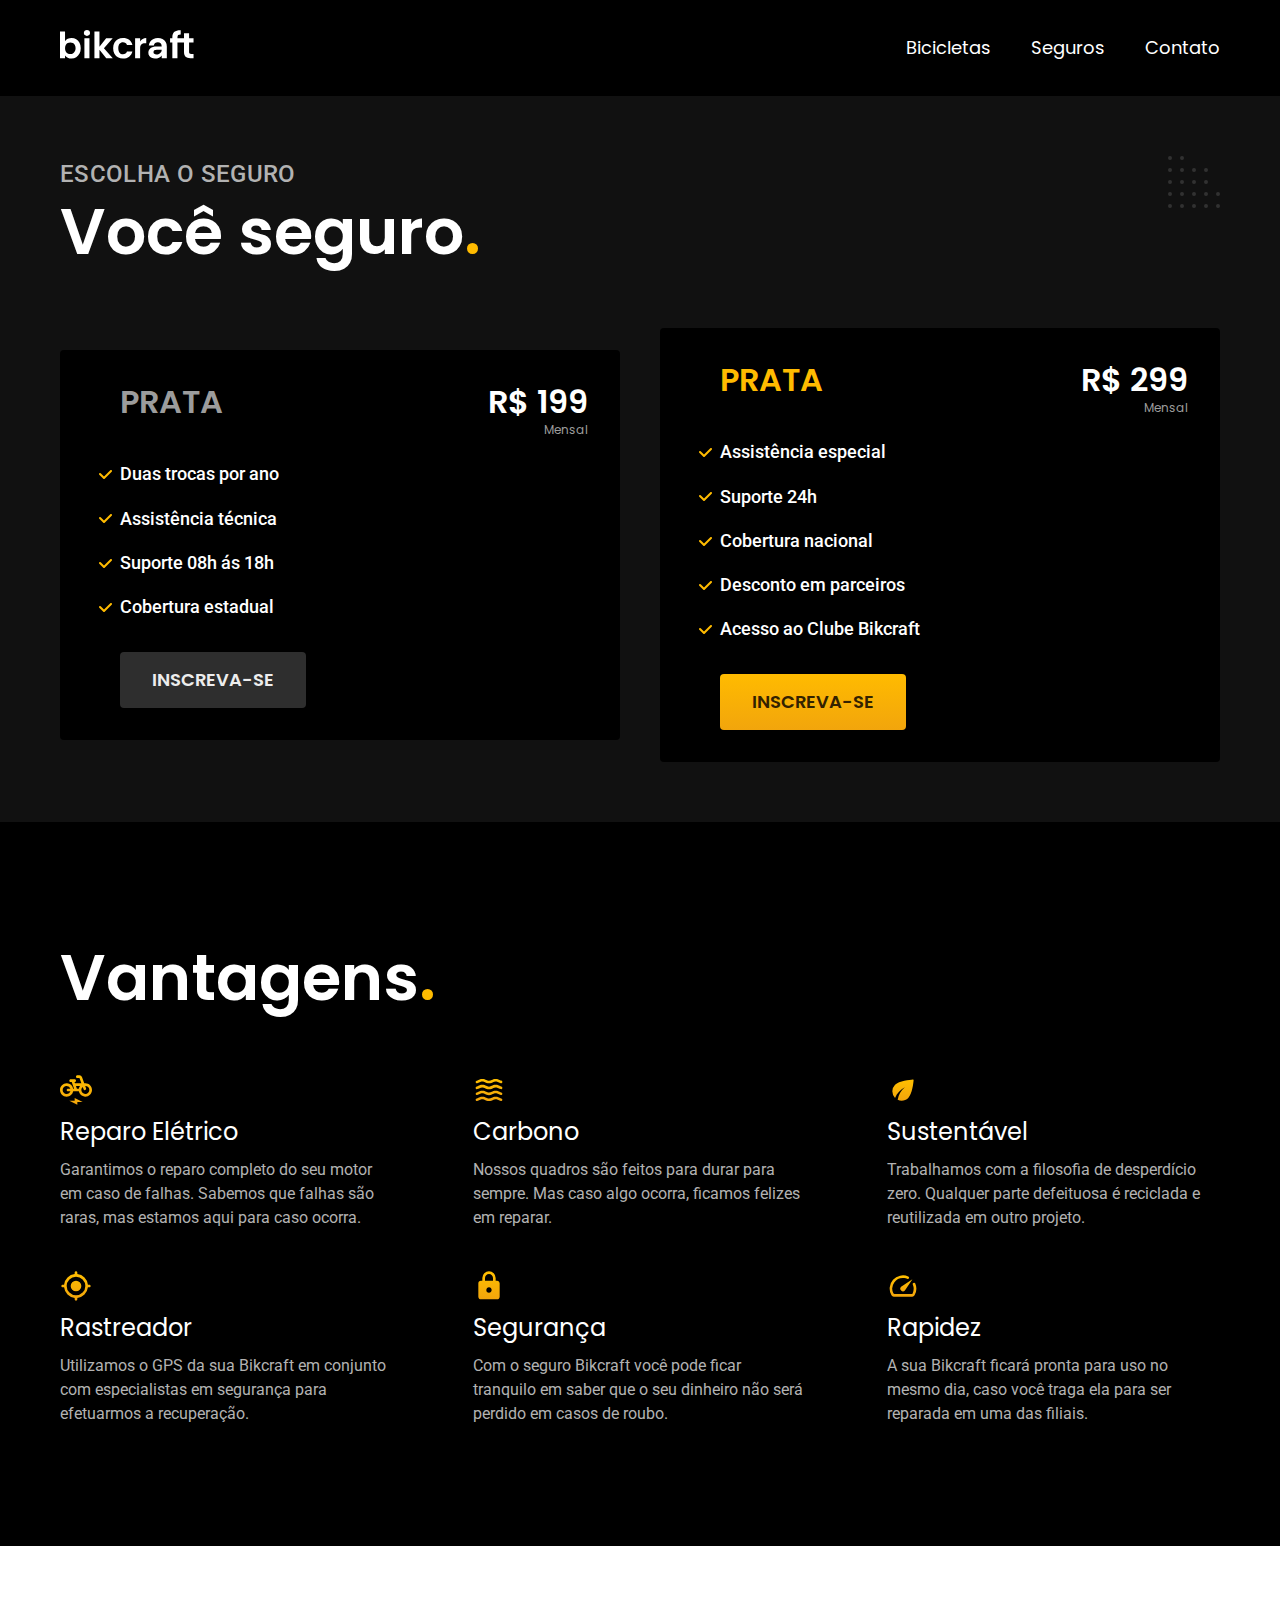
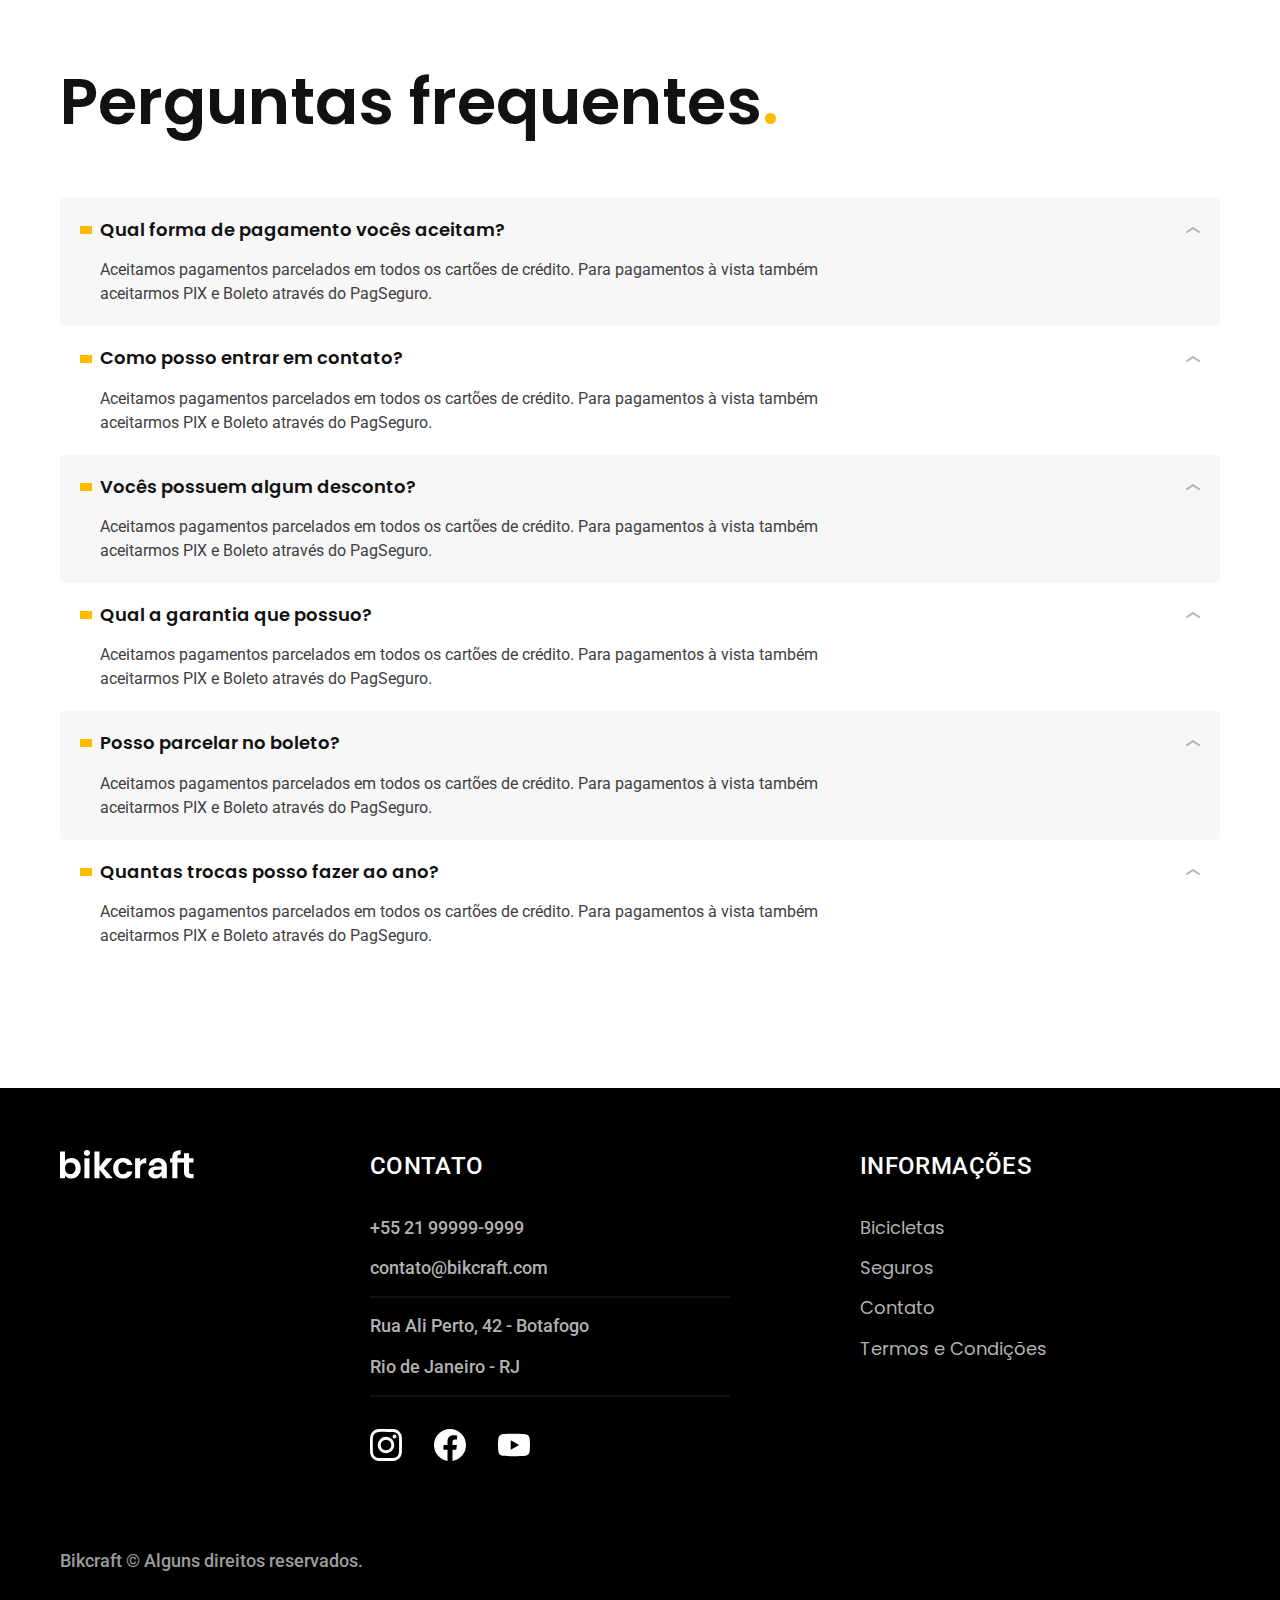
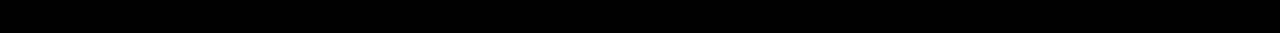
<file: seguros.html>
<!DOCTYPE html>
<html lang="pt-br">

<head>
    <meta charset="UTF-8">
    <meta name="viewport" content="width=device-width, initial-scale=1.0">

    <title> Seguros | Bikcraft </title>
    <meta name="description" content="Termos e Condições">

    <link rel="preload" href="./css/style.css"" as=" style">
    <link rel="stylesheet" href="./css/style.css">

    <link rel="preconnect" href="https://fonts.googleapis.com">
    <link rel="preconnect" href="https://fonts.gstatic.com" crossorigin>
    <link href="https://fonts.googleapis.com/css2?family=Merriweather:ital,wght@1,900&family=Poppins:wght@400;600&family=Roboto:wght@400;500&display=swap" rel="stylesheet">
</head>

<body id="seguros">
    <header class="header-bg">
        <div class="header container">
            <a href="./"><img src="./img/bikcraft.svg" width="136" height="32" alt="Bikcraft"> </a>
            <nav aria-label="primaria">
                <ul class="header-menu font-1-m cor-0">
                    <li><a href="./bicicletas.html">Bicicletas</a></li>
                    <li><a href="./seguros.html">Seguros</a></li>
                    <li><a href="./contato.html">Contato</a></li>
                </ul>
            </nav>
        </div>
    </header>

    <main class="seguros-bg">
        <div class="titulo-bg">
            <div class="titulo container">
                <p class="font-2-l-b cor-5">Escolha o seguro</p>
                <h1 class="font-1-xxl cor-0">Você seguro<span class="cor-p1">.</span></h1>
            </div>
        </div>

        <div class="seguros container">
            <div class="seguros-item">
                <h3 class="font-1-xl cor-6"> PRATA</h3>
                <span class="font-1-xl cor-0">R$ 199 <span class="font-1-xs cor-6">Mensal</span></span>
                <ul class="font-2-m cor-0">
                    <li>Duas trocas por ano</li>
                    <li>Assistência técnica</li>
                    <li>Suporte 08h ás 18h</li>
                    <li>Cobertura estadual</li>
                </ul>
                <a class="botao secundario" href="./orcamento.html">Inscreva-se</a>
            </div>

            <div class="seguros-item">
                <h3 class="font-1-xl cor-p1"> PRATA</h3>
                <span class="font-1-xl cor-0">R$ 299 <span class="font-1-xs cor-6">Mensal</span></span>
                <ul class="font-2-m cor-0">
                    <li>Assistência especial</li>
                    <li>Suporte 24h</li>
                    <li>Cobertura nacional</li>
                    <li>Desconto em parceiros</li>
                    <li>Acesso ao Clube Bikcraft</li>
                </ul>
                <a class="botao" href="./orcamento.html">Inscreva-se</a>
            </div>
        </div>
    </main>

    <article class="vantagens-bg">
        <div class="vantagens container">
            <h2 class="font-1-xxl cor-0">Vantagens<span class="cor-p1">.</span></h2>
            <ul>
                <li>
                    <img src="./img/icones/eletrica.svg" width="32" height="32" alt="">
                    <h3 class="font-1-l cor-0">Reparo Elétrico</h3>
                    <p class="font-2-s cor-5">Garantimos o reparo completo do seu motor em caso de falhas. Sabemos que falhas são raras, mas estamos aqui para caso ocorra.</p>
                </li>
                <li>
                    <img src="./img/icones/carbono.svg" width="32" height="32" alt="">
                    <h3 class="font-1-l cor-0">Carbono</h3>
                    <p class="font-2-s cor-5">Nossos quadros são feitos para durar para sempre. Mas caso algo ocorra, ficamos felizes em reparar.</p>
                </li>
                <li>
                    <img src="./img/icones/sustentavel.svg" width="32" height="32" alt="">
                    <h3 class="font-1-l cor-0">Sustentável</h3>
                    <p class="font-2-s cor-5">Trabalhamos com a filosofia de desperdício zero. Qualquer parte defeituosa é reciclada e reutilizada em outro projeto.</p>
                </li>
                <li>
                    <img src="./img/icones/rastreador.svg" width="32" height="32" alt="">
                    <h3 class="font-1-l cor-0">Rastreador</h3>
                    <p class="font-2-s cor-5">Utilizamos o GPS da sua Bikcraft em conjunto com especialistas em segurança para efetuarmos a recuperação.</p>
                </li>
                <li>
                    <img src="./img/icones/seguro.svg" width="32" height="32" alt="">
                    <h3 class="font-1-l cor-0">Segurança</h3>
                    <p class="font-2-s cor-5">Com o seguro Bikcraft você pode ficar tranquilo em saber que o seu dinheiro não será perdido em casos de roubo.</p>
                </li>
                <li>
                    <img src="./img/icones/velocidade.svg" width="32" height="32" alt="">
                    <h3 class="font-1-l cor-0">Rapidez</h3>
                    <p class="font-2-s cor-5">A sua Bikcraft ficará pronta para uso no mesmo dia, caso você traga ela para ser reparada em uma das filiais.</p>
                </li>
            </ul>
        </div>
    </article>

    <article class="perguntas container">
        <h2 class="font-1-xxl">Perguntas frequentes<span class="cor-p1">.</span></h2>

        <dl>
            <div>
                <dt class="font-1-m-b">Qual forma de pagamento vocês aceitam?</dt>
                <dd class="font-2-s cor-9">Aceitamos pagamentos parcelados em todos os cartões de crédito. Para pagamentos à vista também aceitarmos PIX e Boleto através do PagSeguro.</dd>
            </div>
            <div>
                <dt class="font-1-m-b">Como posso entrar em contato?</dt>
                <dd class="font-2-s cor-9">Aceitamos pagamentos parcelados em todos os cartões de crédito. Para pagamentos à vista também aceitarmos PIX e Boleto através do PagSeguro.</dd>
            </div>
            <div>
                <dt class="font-1-m-b">Vocês possuem algum desconto?</dt>
                <dd class="font-2-s cor-9">Aceitamos pagamentos parcelados em todos os cartões de crédito. Para pagamentos à vista também aceitarmos PIX e Boleto através do PagSeguro.</dd>
            </div>
            <div>
                <dt class="font-1-m-b">Qual a garantia que possuo?</dt>
                <dd class="font-2-s cor-9">Aceitamos pagamentos parcelados em todos os cartões de crédito. Para pagamentos à vista também aceitarmos PIX e Boleto através do PagSeguro.</dd>
            </div>
            <div>
                <dt class="font-1-m-b">Posso parcelar no boleto?</dt>
                <dd class="font-2-s cor-9">Aceitamos pagamentos parcelados em todos os cartões de crédito. Para pagamentos à vista também aceitarmos PIX e Boleto através do PagSeguro.</dd>
            </div>
            <div>
                <dt class="font-1-m-b">Quantas trocas posso fazer ao ano?</dt>
                <dd class="font-2-s cor-9">Aceitamos pagamentos parcelados em todos os cartões de crédito. Para pagamentos à vista também aceitarmos PIX e Boleto através do PagSeguro.</dd>
            </div>
        </dl>
    </article>

    <footer class="footer-bg">
        <div class="footer container">
            <img src="./img/bikcraft.svg" width="136" height="32" alt="Bikcraft">
            <div class="footer-contato">
                <h3 class="font-2-l-b cor-0">Contato</h3>
                <ul class="font-2-m cor-5">
                    <li><a href="tel:+5521999999999">+55 21 99999-9999</a></li>
                    <li><a href="mailto:contato.@bikcraft.com">contato@bikcraft.com</a></li>
                    <li>Rua Ali Perto, 42 - Botafogo</li>
                    <li>Rio de Janeiro - RJ</li>
                </ul>
                <div class="footer-redes">
                    <a href="./"><img src="./img/redes/instagram.svg" width="32" height="32" alt="Instagram"></a>
                    <a href="./"><img src="./img/redes/facebook.svg" width="32" height="32" alt="Facebook"></a>
                    <a href="./"><img src="./img/redes/youtube.svg" width="32" height="32" alt="YouTube"></a>
                </div>
            </div>
            <div class="footer-informacoes">
                <h3 class="font-2-l-b cor-0">Informações</h3>
                <nav>
                    <ul class="font-1-m cor-5">
                        <li><a href="./bicicletas.html">Bicicletas</a></li>
                        <li><a href="./seguros.html">Seguros</a></li>
                        <li><a href="./contato.html">Contato</a></li>
                        <li><a href="./termos.html">Termos e Condições</a></li>
                    </ul>
                </nav>
            </div>
            <p class="footer-copy font-2-m cor-6">Bikcraft © Alguns direitos reservados.</p>
        </div>
    </footer>
</body>

</html>
</file>
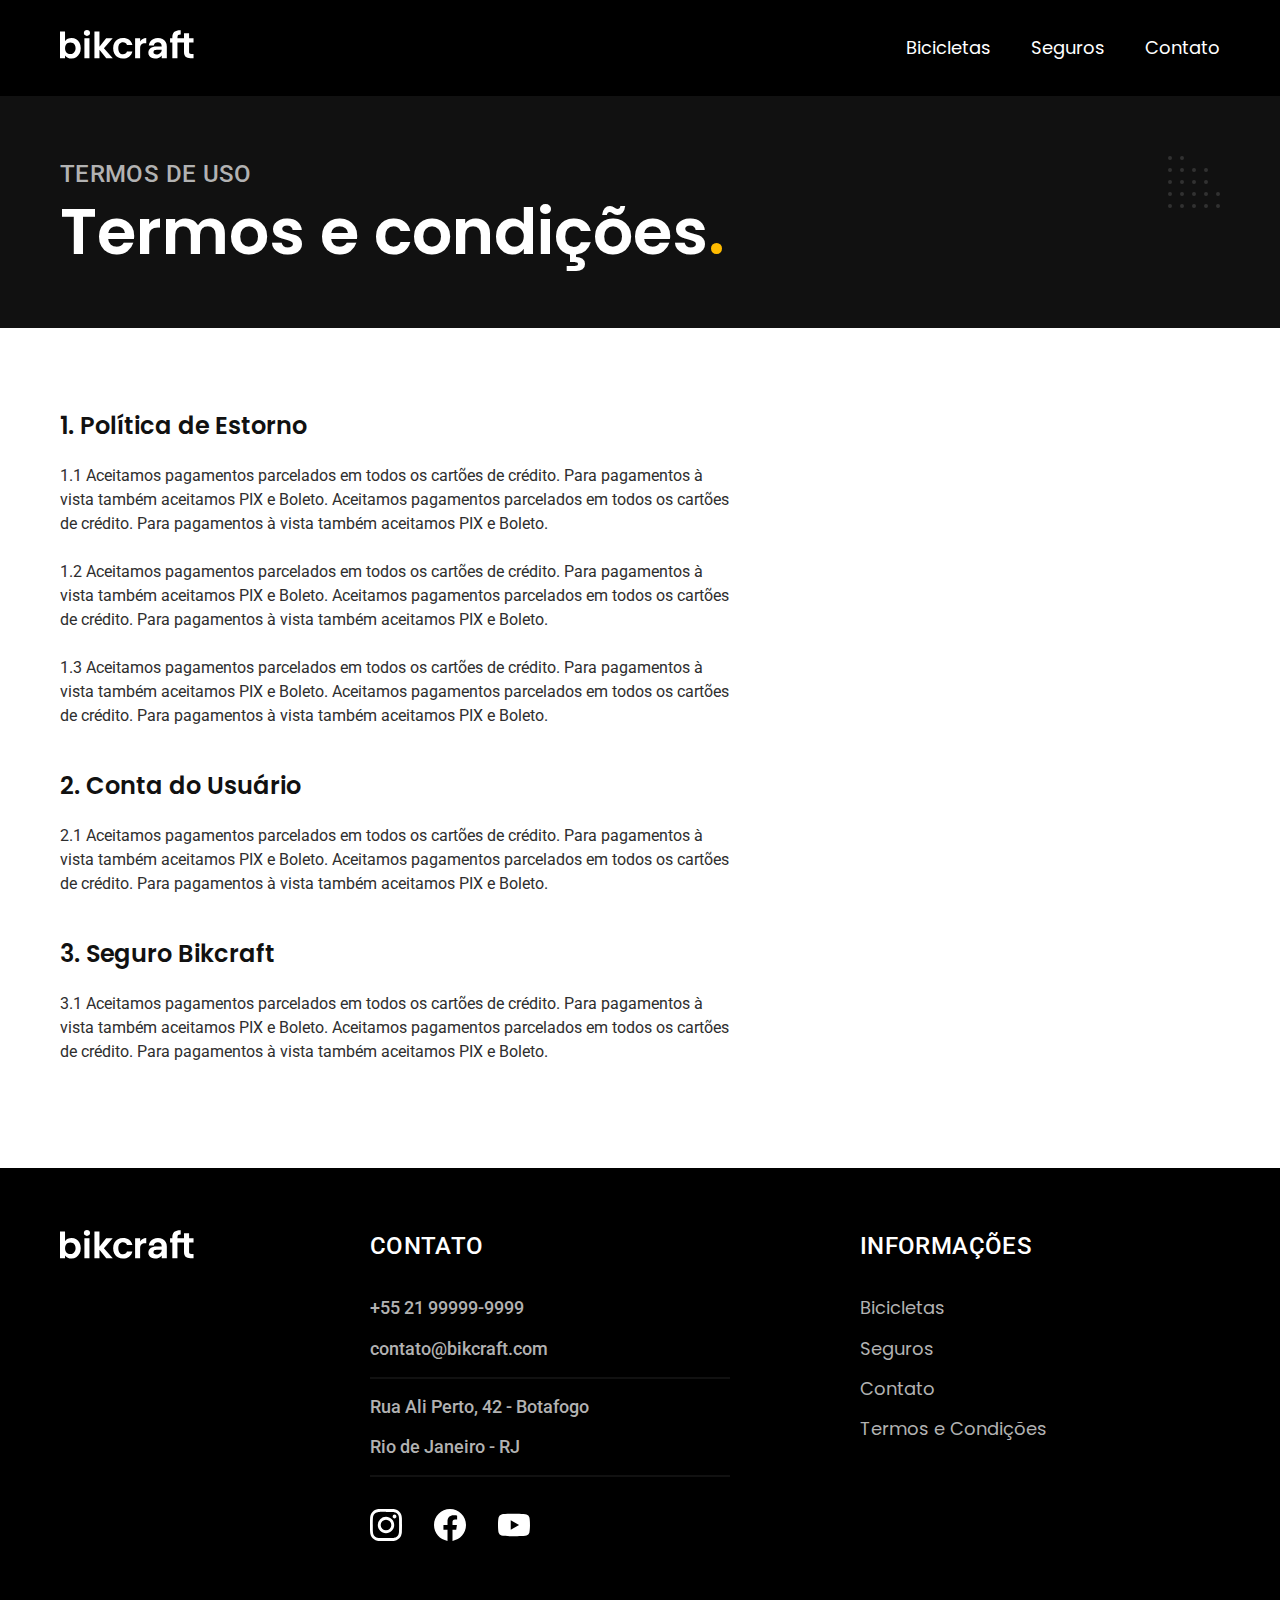
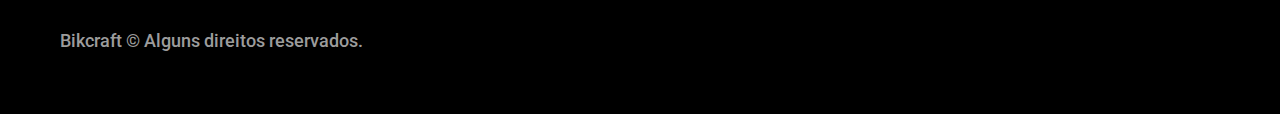
<file: termos.html>
<!DOCTYPE html>
<html lang="pt-br">

<head>
    <meta charset="UTF-8">
    <meta name="viewport" content="width=device-width, initial-scale=1.0">

    <title> Termos e Condições | Bikcraft </title>
    <meta name="description" content="Termos e Condições">

    <link rel="preload" href="./css/style.css"" as=" style">
    <link rel="stylesheet" href="./css/style.css">

    <link rel="preconnect" href="https://fonts.googleapis.com">
    <link rel="preconnect" href="https://fonts.gstatic.com" crossorigin>
    <link href="https://fonts.googleapis.com/css2?family=Merriweather:ital,wght@1,900&family=Poppins:wght@400;600&family=Roboto:wght@400;500&display=swap" rel="stylesheet">
</head>

<body id="termos">
    <header class="header-bg">
        <div class="header container">
            <a href="./"><img src="./img/bikcraft.svg" width="136" height="32" alt="Bikcraft"> </a>
            <nav aria-label="primaria">
                <ul class="header-menu font-1-m cor-0">
                    <li><a href="./bicicletas.html">Bicicletas</a></li>
                    <li><a href="./seguros.html">Seguros</a></li>
                    <li><a href="./contato.html">Contato</a></li>
                </ul>
            </nav>
        </div>
    </header>

    <main>
        <div class="titulo-bg">
            <div class="titulo container">
                <p class="font-2-l-b cor-5"> Termos de uso</p>
                <h1 class="font-1-xxl cor-0">Termos e condições<span class="cor-p1">.</span></h1>
            </div>
        </div>
        <div class="termos font-2-s cor-10 container">
            <h2 class="font-1-l cor-11">1. Política de Estorno</h2>
            <p>1.1 Aceitamos pagamentos parcelados em todos os cartões de crédito. Para pagamentos à vista também aceitamos PIX e Boleto. Aceitamos pagamentos parcelados em todos os cartões de crédito. Para pagamentos à vista também aceitamos PIX e Boleto.</p>
            <p>1.2 Aceitamos pagamentos parcelados em todos os cartões de crédito. Para pagamentos à vista também aceitamos PIX e Boleto. Aceitamos pagamentos parcelados em todos os cartões de crédito. Para pagamentos à vista também aceitamos PIX e Boleto.</p>
            <p>1.3 Aceitamos pagamentos parcelados em todos os cartões de crédito. Para pagamentos à vista também aceitamos PIX e Boleto. Aceitamos pagamentos parcelados em todos os cartões de crédito. Para pagamentos à vista também aceitamos PIX e Boleto.</p>
            <h2 class="font-1-l cor-11">2. Conta do Usuário</h2>
            <p>2.1 Aceitamos pagamentos parcelados em todos os cartões de crédito. Para pagamentos à vista também aceitamos PIX e Boleto. Aceitamos pagamentos parcelados em todos os cartões de crédito. Para pagamentos à vista também aceitamos PIX e Boleto.</p>
            <h2 class="font-1-l cor-11">3. Seguro Bikcraft</h2>
            <p>3.1 Aceitamos pagamentos parcelados em todos os cartões de crédito. Para pagamentos à vista também aceitamos PIX e Boleto. Aceitamos pagamentos parcelados em todos os cartões de crédito. Para pagamentos à vista também aceitamos PIX e Boleto.</p>
        </div>
    </main>

    <footer class="footer-bg">
        <div class="footer container">
            <img src="./img/bikcraft.svg" width="136" height="32" alt="Bikcraft">
            <div class="footer-contato">
                <h3 class="font-2-l-b cor-0">Contato</h3>
                <ul class="font-2-m cor-5">
                    <li><a href="tel:+5521999999999">+55 21 99999-9999</a></li>
                    <li><a href="mailto:contato.@bikcraft.com">contato@bikcraft.com</a></li>
                    <li>Rua Ali Perto, 42 - Botafogo</li>
                    <li>Rio de Janeiro - RJ</li>
                </ul>
                <div class="footer-redes">
                    <a href="./"><img src="./img/redes/instagram.svg" width="32" height="32" alt="Instagram"></a>
                    <a href="./"><img src="./img/redes/facebook.svg" width="32" height="32" alt="Facebook"></a>
                    <a href="./"><img src="./img/redes/youtube.svg" width="32" height="32" alt="YouTube"></a>
                </div>
            </div>
            <div class="footer-informacoes">
                <h3 class="font-2-l-b cor-0">Informações</h3>
                <nav>
                    <ul class="font-1-m cor-5">
                        <li><a href="./bicicletas.html">Bicicletas</a></li>
                        <li><a href="./seguros.html">Seguros</a></li>
                        <li><a href="./contato.html">Contato</a></li>
                        <li><a href="./termos.html">Termos e Condições</a></li>
                    </ul>
                </nav>
            </div>
            <p class="footer-copy font-2-m cor-6">Bikcraft © Alguns direitos reservados.</p>
        </div>
    </footer>
</body>

</html>
</file>
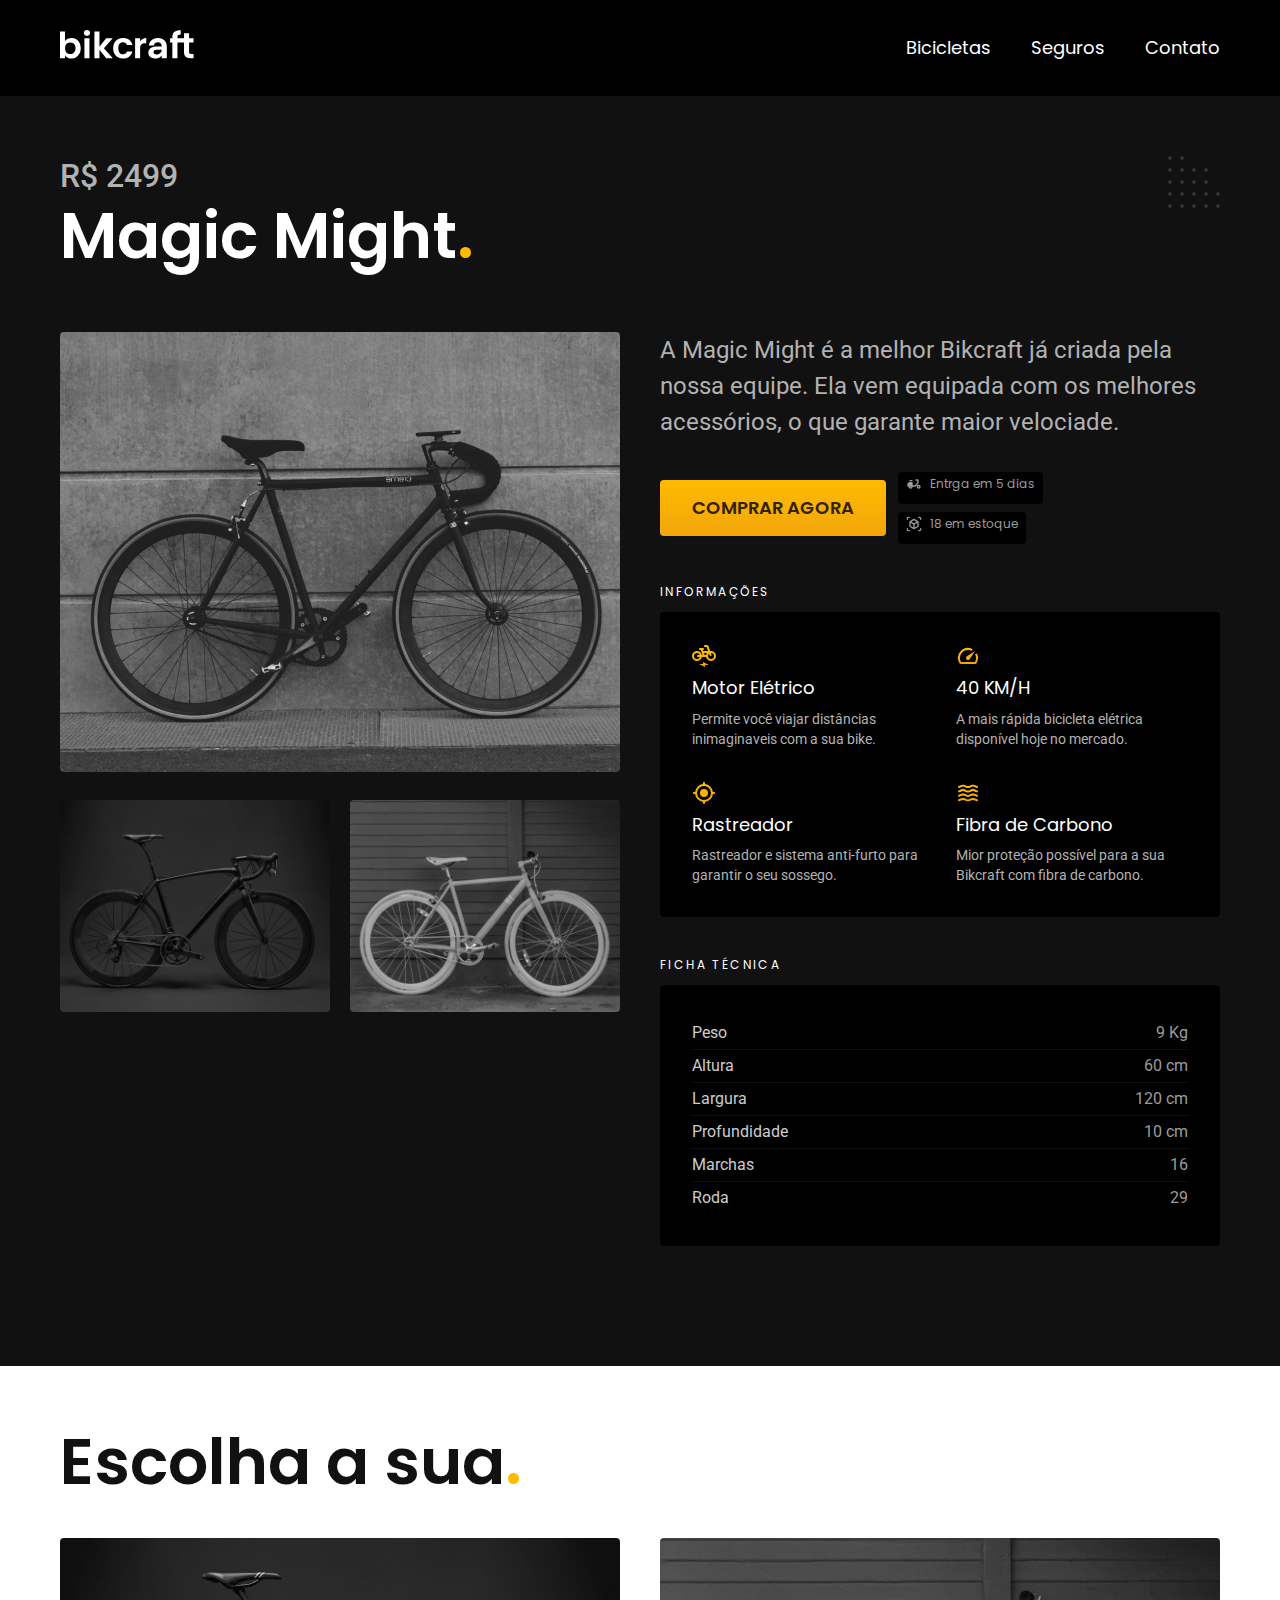
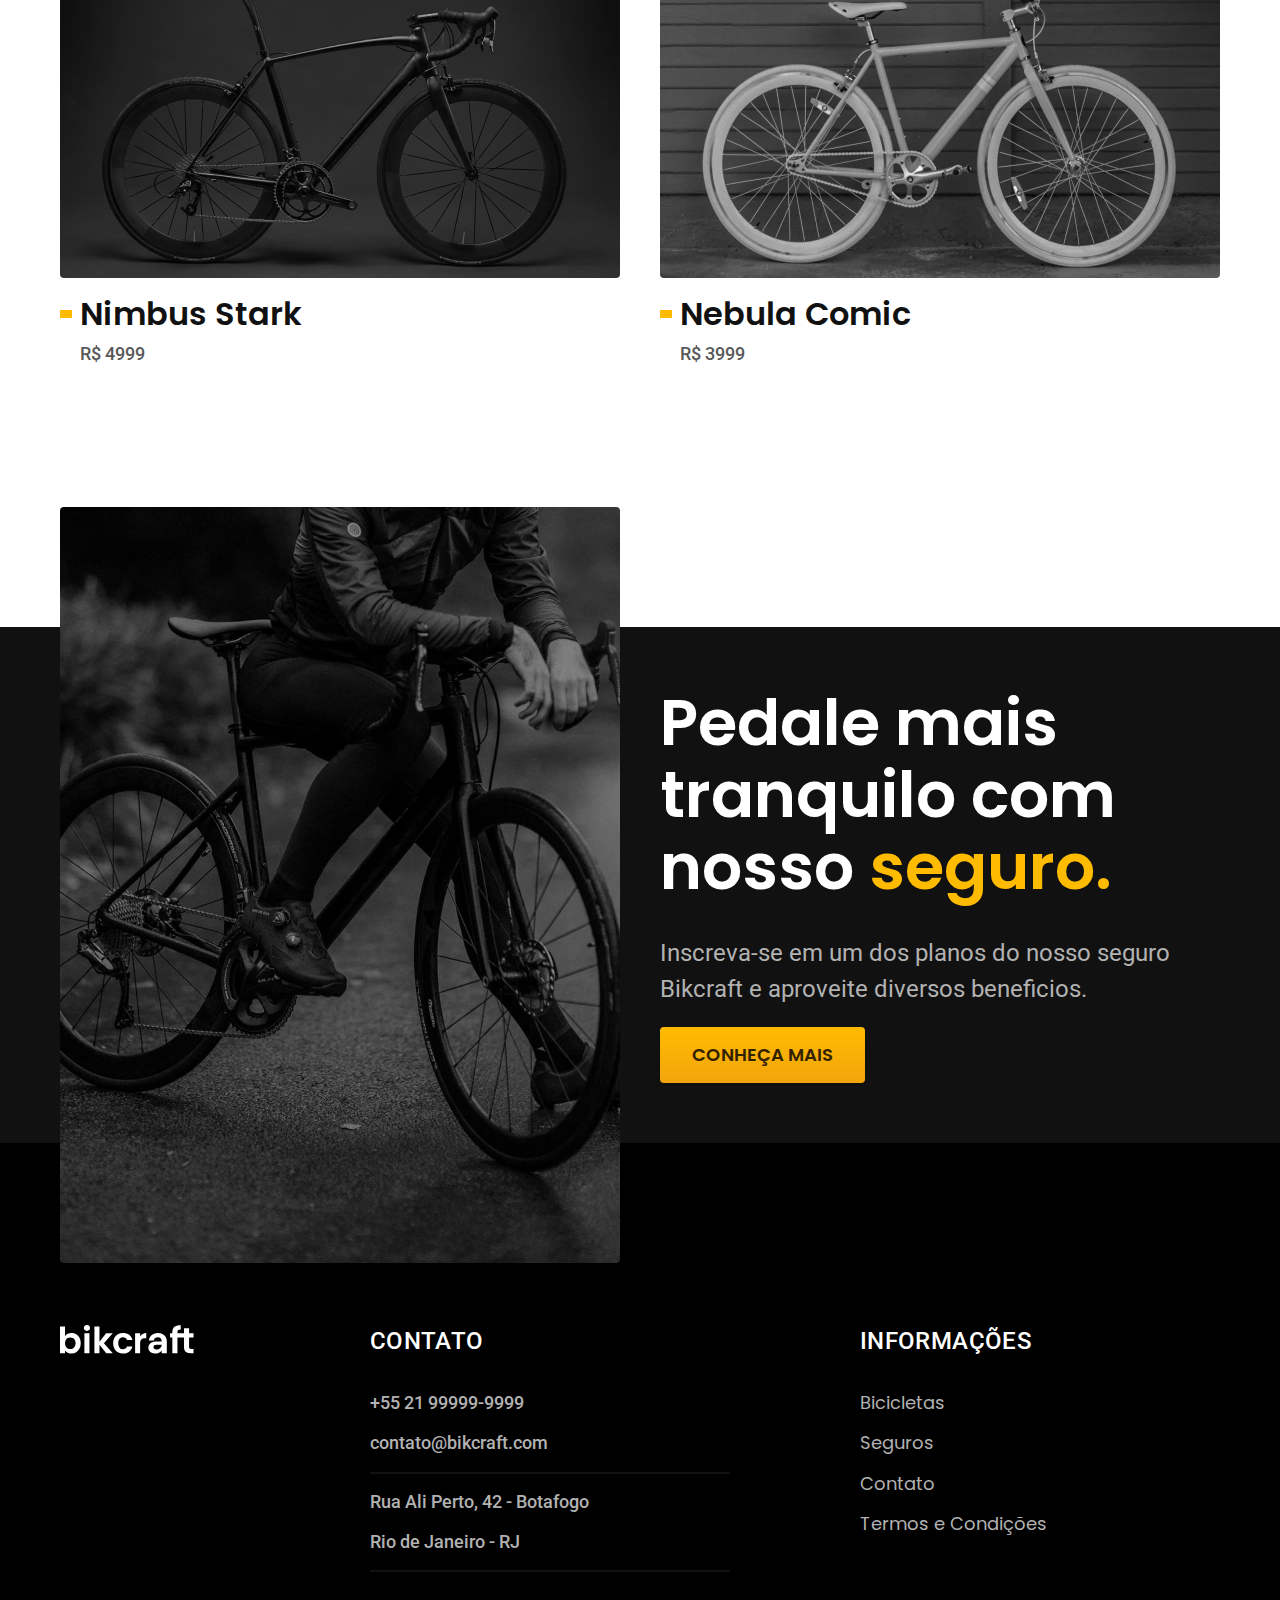
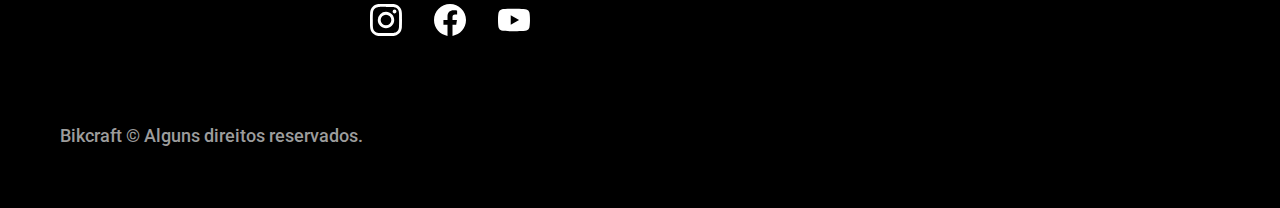
<file: bicicletas/magic.html>
<!DOCTYPE html>
<html lang="pt-br">

<head>
    <meta charset="UTF-8">
    <meta name="viewport" content="width=device-width, initial-scale=1.0">

    <title> Magic | Bikcraft </title>
    <meta name="description" content="Termos e Condições">

    <link rel="preload" href="./css/style.css"" as=" style">
    <link rel="stylesheet" href="../css/style.css">

    <link rel="preconnect" href="https://fonts.googleapis.com">
    <link rel="preconnect" href="https://fonts.gstatic.com" crossorigin>
    <link href="https://fonts.googleapis.com/css2?family=Merriweather:ital,wght@1,900&family=Poppins:wght@400;600&family=Roboto:wght@400;500&display=swap" rel="stylesheet">
</head>

<body id="bicicleta">
    <header class="header-bg">
        <div class="header container">
            <a href="../"><img src="../img/bikcraft.svg" width="136" height="32" alt="Bikcraft"> </a>
            <nav aria-label="primaria">
                <ul class="header-menu font-1-m cor-0">
                    <li><a href="../bicicletas.html">Bicicletas</a></li>
                    <li><a href="../seguros.html">Seguros</a></li>
                    <li><a href="../contato.html">Contato</a></li>
                </ul>
            </nav>
        </div>
    </header>

    <main class="titulo-bg">
        <div class="titulo container">
            <p class="font-2-xl cor-5">R$ 2499</p>
            <h1 class="font-1-xxl cor-0">Magic Might<span class="cor-p1">.</span></h1>
        </div>

        <div class="bicicleta container">
            <div class="bicicleta-imagens">
                <img src="../img/bicicleta/nimbus2.jpg" width="1120" height="880" alt="">
                <img src="../img/bicicleta/nimbus1.jpg" width="1120" height="880" alt="">
                <img src="../img/bicicleta/nimbus3.jpg" width="1120" height="880" alt="">
            </div>

            <div class="bicicleta-conteudo">
                <p class="font-2-l cor-5">A Magic Might é a melhor Bikcraft já criada pela nossa equipe. Ela vem equipada com os melhores acessórios, o que garante maior velociade.</p>
                <div class="bicicleta-comprar">
                    <a class="botao" href="../orcamento.html">Comprar Agora</a>
                    <span class="font-1-xs cor-6"><img src="../img/icones/entrega.svg" width="16" height="16" alt="">Entrga em 5 dias</span>
                    <span class="font-1-xs cor-6"><img src="../img/icones/estoque.svg" width="16" height="16" alt="">18 em estoque</span>
                </div>

                <h2 class="font-1-xs cor-0">Informações</h2>
                <ul class="bicicleta-informacoes">
                    <li>
                        <img src="../img/icones/eletrica.svg" width="32" height="32" alt="">
                        <h3 class="font-1-m cor-0">Motor Elétrico</h3>
                        <p class="font-2-xs cor-5">Permite você viajar distâncias inimaginaveis com a sua bike.</p>
                    </li>
                    <li>
                        <img src="../img/icones/velocidade.svg" width="32" height="32" alt="">
                        <h3 class="font-1-m cor-0">40 KM/H</h3>
                        <p class="font-2-xs cor-5">A mais rápida bicicleta elétrica disponível hoje no mercado.</p>
                    </li>
                    <li>
                        <img src="../img/icones/rastreador.svg" width="32" height="32" alt="">
                        <h3 class="font-1-m cor-0">Rastreador</h3>
                        <p class="font-2-xs cor-5">Rastreador e sistema anti-furto para garantir o seu sossego.</p>
                    </li>
                    <li>
                        <img src="../img/icones/carbono.svg" width="32" height="32" alt="">
                        <h3 class="font-1-m cor-0">Fibra de Carbono</h3>
                        <p class="font-2-xs cor-5">Mior proteção possível para a sua Bikcraft com fibra de carbono.</p>
                    </li>
                </ul>
                <h2 class="font-1-xs cor-0">Ficha Técnica</h2>
                <ul class="bicicleta-ficha font-2-s cor-4">
                    <li>Peso <span>9 Kg</span></li>
                    <li>Altura <span>60 cm</span></li>
                    <li>Largura <span>120 cm</span></li>
                    <li>Profundidade <span>10 cm</span></li>
                    <li>Marchas <span>16</span></li>
                    <li>Roda <span>29</span></li>
                </ul>
            </div>
        </div>
    </main>

    <article class="bicicletas-lista container">
        <h2 class="font-1-xxl">Escolha a sua<span class="cor-p1">.</span></h2>
        <ul>
            <li>
                <a href="./nimbus.html">
                    <img src="../img/bicicletas/nimbus.jpg" width="1120" height="680" alt="Bicicleta preta">
                    <h3 class="font-1-xl">Nimbus Stark</h3>
                    <span class="font-2-m cor-8">R$ 4999</span>
                </a>
            </li>
            <li>
                <a href="./nebula.html">
                    <img src="../img/bicicletas/nebula.jpg" width="1120" height="680" alt="Bicicleta preta">
                    <h3 class="font-1-xl">Nebula Comic</h3>
                    <span class="font-2-m cor-8">R$ 3999</span>
                </a>
            </li>
        </ul>
    </article>

    <article class="seguro-bg">
        <div class="seguro container">
            <div class="seguro-imagem">
                <img src="../img/fotos/seguros.jpg" width="1360" height="1512" alt="Pessoa para em cima de uma bicicleta.">
            </div>
            <div class="seguro-conteudo">
                <h2 class="font-1-xxl cor-0">Pedale mais tranquilo com nosso <span class="cor-p1">seguro.</h2>
                <p class="font-2-l cor-5">Inscreva-se em um dos planos do nosso seguro Bikcraft e aproveite diversos beneficios.</p>
                <a class="botao" href="../seguros.html">Conheça Mais</a>
            </div>
        </div>

    </article>

    <footer class="footer-bg">
        <div class="footer container">
            <img src="../img/bikcraft.svg" width="136" height="32" alt="Bikcraft">
            <div class="footer-contato">
                <h3 class="font-2-l-b cor-0">Contato</h3>
                <ul class="font-2-m cor-5">
                    <li><a href="tel:+5521999999999">+55 21 99999-9999</a></li>
                    <li><a href="mailto:contato.@bikcraft.com">contato@bikcraft.com</a></li>
                    <li>Rua Ali Perto, 42 - Botafogo</li>
                    <li>Rio de Janeiro - RJ</li>
                </ul>
                <div class="footer-redes">
                    <a href="../"><img src="../img/redes/instagram.svg" width="32" height="32" alt="Instagram"></a>
                    <a href="../"><img src="../img/redes/facebook.svg" width="32" height="32" alt="Facebook"></a>
                    <a href="../"><img src="../img/redes/youtube.svg" width="32" height="32" alt="YouTube"></a>
                </div>
            </div>
            <div class="footer-informacoes">
                <h3 class="font-2-l-b cor-0">Informações</h3>
                <nav>
                    <ul class="font-1-m cor-5">
                        <li><a href="../bicicletas.html">Bicicletas</a></li>
                        <li><a href="../seguros.html">Seguros</a></li>
                        <li><a href="../contato.html">Contato</a></li>
                        <li><a href="../termos.html">Termos e Condições</a></li>
                    </ul>
                </nav>
            </div>
            <p class="footer-copy font-2-m cor-6">Bikcraft © Alguns direitos reservados.</p>
        </div>
    </footer>
</body>

</html>
</file>
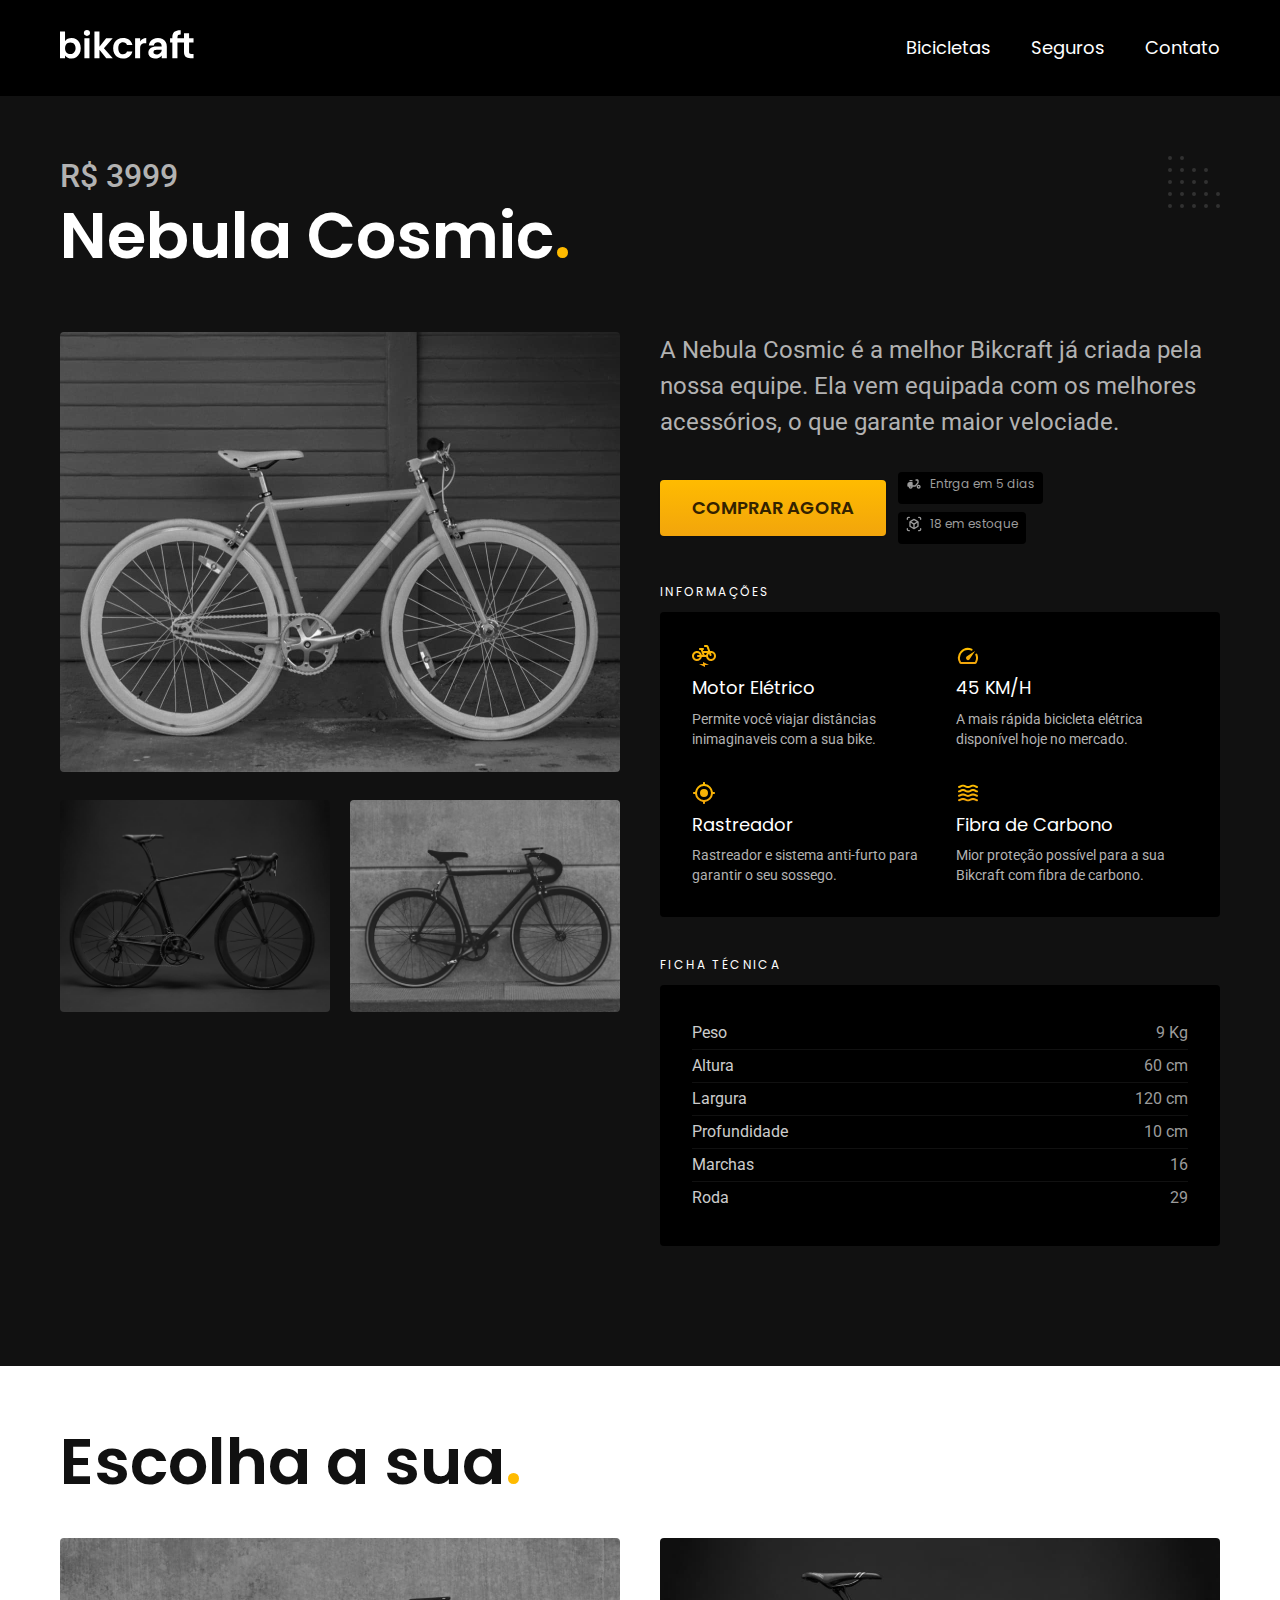
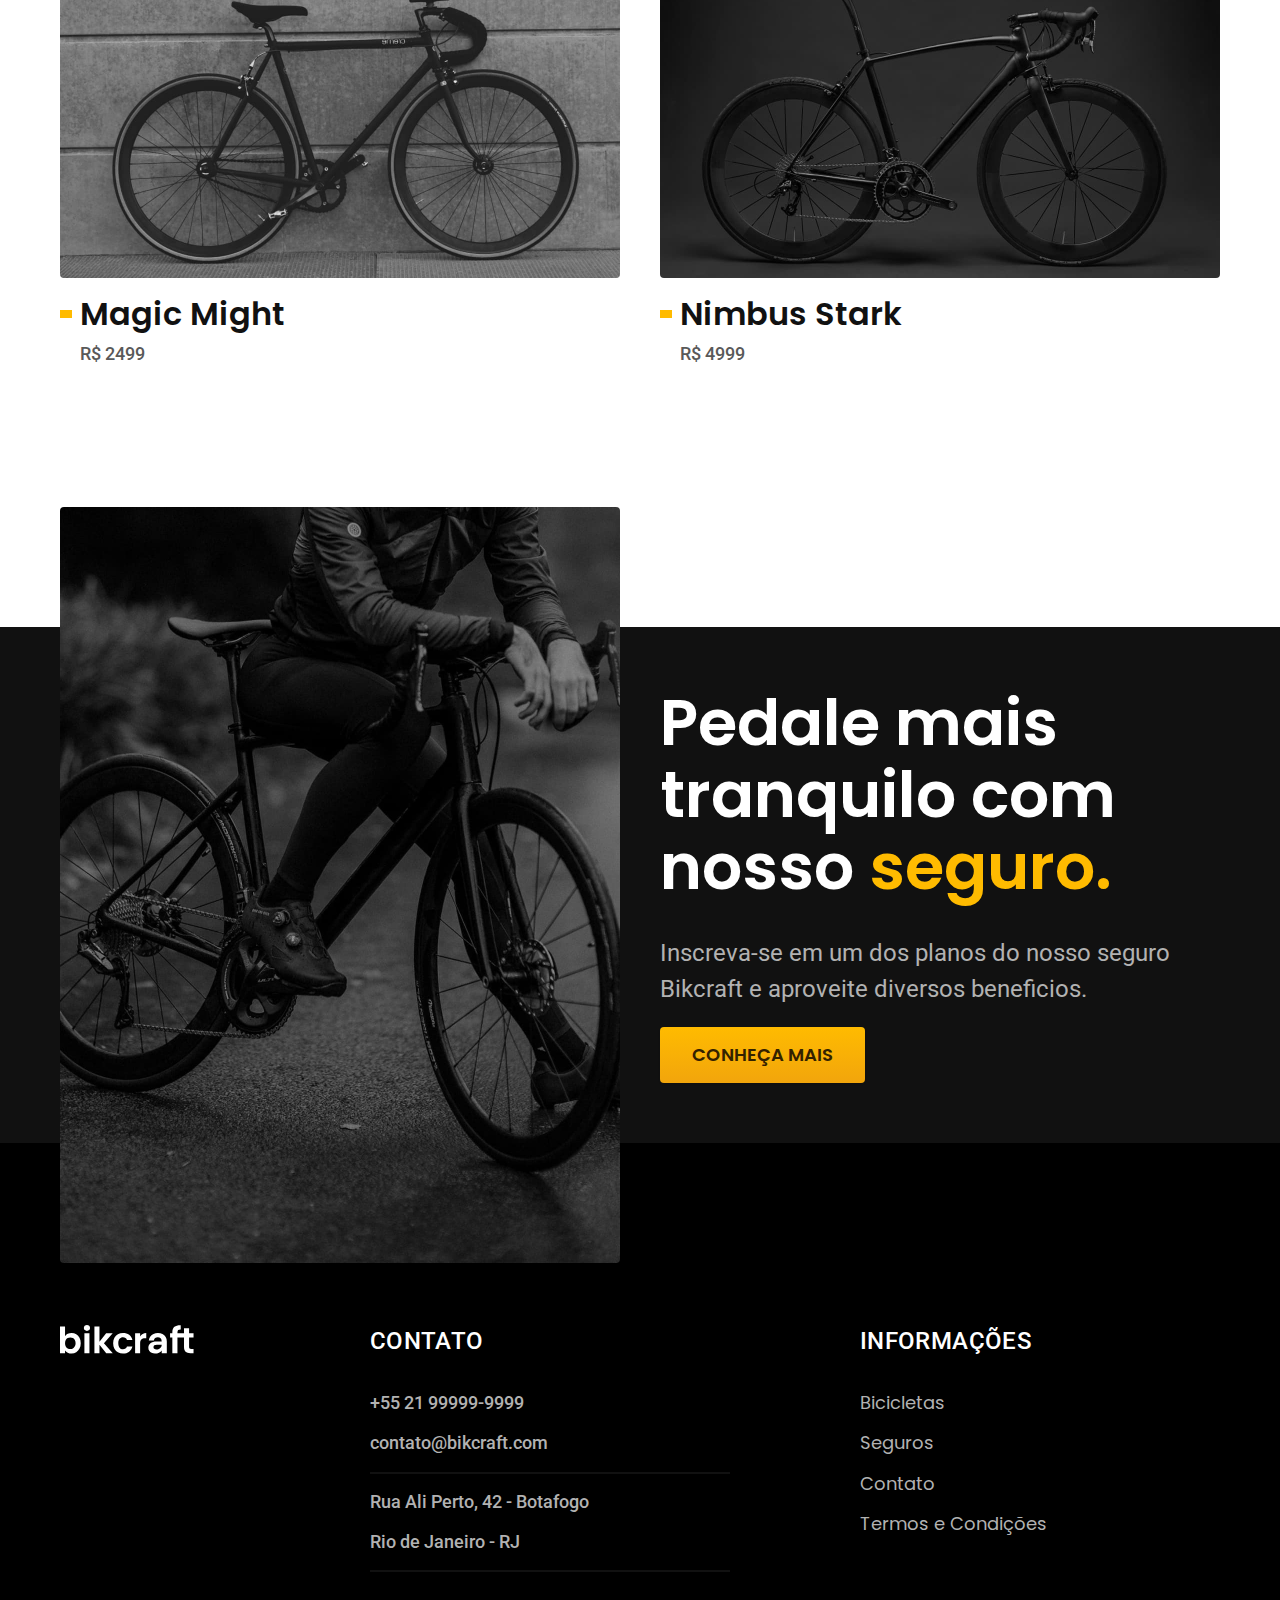
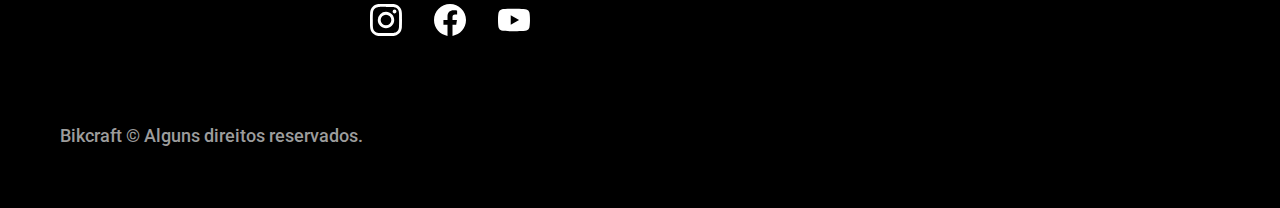
<file: bicicletas/nebula.html>
<!DOCTYPE html>
<html lang="pt-br">

<head>
    <meta charset="UTF-8">
    <meta name="viewport" content="width=device-width, initial-scale=1.0">

    <title> Nebula | Bikcraft </title>
    <meta name="description" content="Termos e Condições">

    <link rel="preload" href="./css/style.css"" as=" style">
    <link rel="stylesheet" href="../css/style.css">

    <link rel="preconnect" href="https://fonts.googleapis.com">
    <link rel="preconnect" href="https://fonts.gstatic.com" crossorigin>
    <link href="https://fonts.googleapis.com/css2?family=Merriweather:ital,wght@1,900&family=Poppins:wght@400;600&family=Roboto:wght@400;500&display=swap" rel="stylesheet">
</head>

<body id="bicicleta">
    <header class="header-bg">
        <div class="header container">
            <a href="../"><img src="../img/bikcraft.svg" width="136" height="32" alt="Bikcraft"> </a>
            <nav aria-label="primaria">
                <ul class="header-menu font-1-m cor-0">
                    <li><a href="../bicicletas.html">Bicicletas</a></li>
                    <li><a href="../seguros.html">Seguros</a></li>
                    <li><a href="../contato.html">Contato</a></li>
                </ul>
            </nav>
        </div>
    </header>

    <main class="titulo-bg">
        <div class="titulo container">
            <p class="font-2-xl cor-5">R$ 3999</p>
            <h1 class="font-1-xxl cor-0">Nebula Cosmic<span class="cor-p1">.</span></h1>
        </div>

        <div class="bicicleta container">
            <div class="bicicleta-imagens">
                <img src="../img/bicicleta/nimbus3.jpg" width="1120" height="880" alt="">
                <img src="../img/bicicleta/nimbus1.jpg" width="1120" height="880" alt="">
                <img src="../img/bicicleta/nimbus2.jpg" width="1120" height="880" alt="">
            </div>

            <div class="bicicleta-conteudo">
                <p class="font-2-l cor-5">A Nebula Cosmic é a melhor Bikcraft já criada pela nossa equipe. Ela vem equipada com os melhores acessórios, o que garante maior velociade.</p>
                <div class="bicicleta-comprar">
                    <a class="botao" href="../orcamento.html">Comprar Agora</a>
                    <span class="font-1-xs cor-6"><img src="../img/icones/entrega.svg" width="16" height="16" alt="">Entrga em 5 dias</span>
                    <span class="font-1-xs cor-6"><img src="../img/icones/estoque.svg" width="16" height="16" alt="">18 em estoque</span>
                </div>

                <h2 class="font-1-xs cor-0">Informações</h2>
                <ul class="bicicleta-informacoes">
                    <li>
                        <img src="../img/icones/eletrica.svg" width="32" height="32" alt="">
                        <h3 class="font-1-m cor-0">Motor Elétrico</h3>
                        <p class="font-2-xs cor-5">Permite você viajar distâncias inimaginaveis com a sua bike.</p>
                    </li>
                    <li>
                        <img src="../img/icones/velocidade.svg" width="32" height="32" alt="">
                        <h3 class="font-1-m cor-0">45 KM/H</h3>
                        <p class="font-2-xs cor-5">A mais rápida bicicleta elétrica disponível hoje no mercado.</p>
                    </li>
                    <li>
                        <img src="../img/icones/rastreador.svg" width="32" height="32" alt="">
                        <h3 class="font-1-m cor-0">Rastreador</h3>
                        <p class="font-2-xs cor-5">Rastreador e sistema anti-furto para garantir o seu sossego.</p>
                    </li>
                    <li>
                        <img src="../img/icones/carbono.svg" width="32" height="32" alt="">
                        <h3 class="font-1-m cor-0">Fibra de Carbono</h3>
                        <p class="font-2-xs cor-5">Mior proteção possível para a sua Bikcraft com fibra de carbono.</p>
                    </li>
                </ul>
                <h2 class="font-1-xs cor-0">Ficha Técnica</h2>
                <ul class="bicicleta-ficha font-2-s cor-4">
                    <li>Peso <span>9 Kg</span></li>
                    <li>Altura <span>60 cm</span></li>
                    <li>Largura <span>120 cm</span></li>
                    <li>Profundidade <span>10 cm</span></li>
                    <li>Marchas <span>16</span></li>
                    <li>Roda <span>29</span></li>
                </ul>
            </div>
        </div>
    </main>

    <article class="bicicletas-lista container">
        <h2 class="font-1-xxl">Escolha a sua<span class="cor-p1">.</span></h2>
        <ul>
            <li>
                <a href="./magic.html">
                    <img src="../img/bicicletas/magic.jpg" width="1120" height="680" alt="Bicicleta preta">
                    <h3 class="font-1-xl">Magic Might</h3>
                    <span class="font-2-m cor-8">R$ 2499</span>
                </a>
            </li>
            <li>
                <a href="./nimbus.html">
                    <img src="../img/bicicletas/nimbus.jpg" width="1120" height="680" alt="Bicicleta preta">
                    <h3 class="font-1-xl">Nimbus Stark</h3>
                    <span class="font-2-m cor-8">R$ 4999</span>
                </a>
            </li>
        </ul>
    </article>

    <article class="seguro-bg">
        <div class="seguro container">
            <div class="seguro-imagem">
                <img src="../img/fotos/seguros.jpg" width="1360" height="1512" alt="Pessoa para em cima de uma bicicleta.">
            </div>
            <div class="seguro-conteudo">
                <h2 class="font-1-xxl cor-0">Pedale mais tranquilo com nosso <span class="cor-p1">seguro.</h2>
                <p class="font-2-l cor-5">Inscreva-se em um dos planos do nosso seguro Bikcraft e aproveite diversos beneficios.</p>
                <a class="botao" href="../seguros.html">Conheça Mais</a>
            </div>
        </div>

    </article>

    <footer class="footer-bg">
        <div class="footer container">
            <img src="../img/bikcraft.svg" width="136" height="32" alt="Bikcraft">
            <div class="footer-contato">
                <h3 class="font-2-l-b cor-0">Contato</h3>
                <ul class="font-2-m cor-5">
                    <li><a href="tel:+5521999999999">+55 21 99999-9999</a></li>
                    <li><a href="mailto:contato.@bikcraft.com">contato@bikcraft.com</a></li>
                    <li>Rua Ali Perto, 42 - Botafogo</li>
                    <li>Rio de Janeiro - RJ</li>
                </ul>
                <div class="footer-redes">
                    <a href="../"><img src="../img/redes/instagram.svg" width="32" height="32" alt="Instagram"></a>
                    <a href="../"><img src="../img/redes/facebook.svg" width="32" height="32" alt="Facebook"></a>
                    <a href="../"><img src="../img/redes/youtube.svg" width="32" height="32" alt="YouTube"></a>
                </div>
            </div>
            <div class="footer-informacoes">
                <h3 class="font-2-l-b cor-0">Informações</h3>
                <nav>
                    <ul class="font-1-m cor-5">
                        <li><a href="../bicicletas.html">Bicicletas</a></li>
                        <li><a href="../seguros.html">Seguros</a></li>
                        <li><a href="../contato.html">Contato</a></li>
                        <li><a href="../termos.html">Termos e Condições</a></li>
                    </ul>
                </nav>
            </div>
            <p class="footer-copy font-2-m cor-6">Bikcraft © Alguns direitos reservados.</p>
        </div>
    </footer>
</body>

</html>
</file>
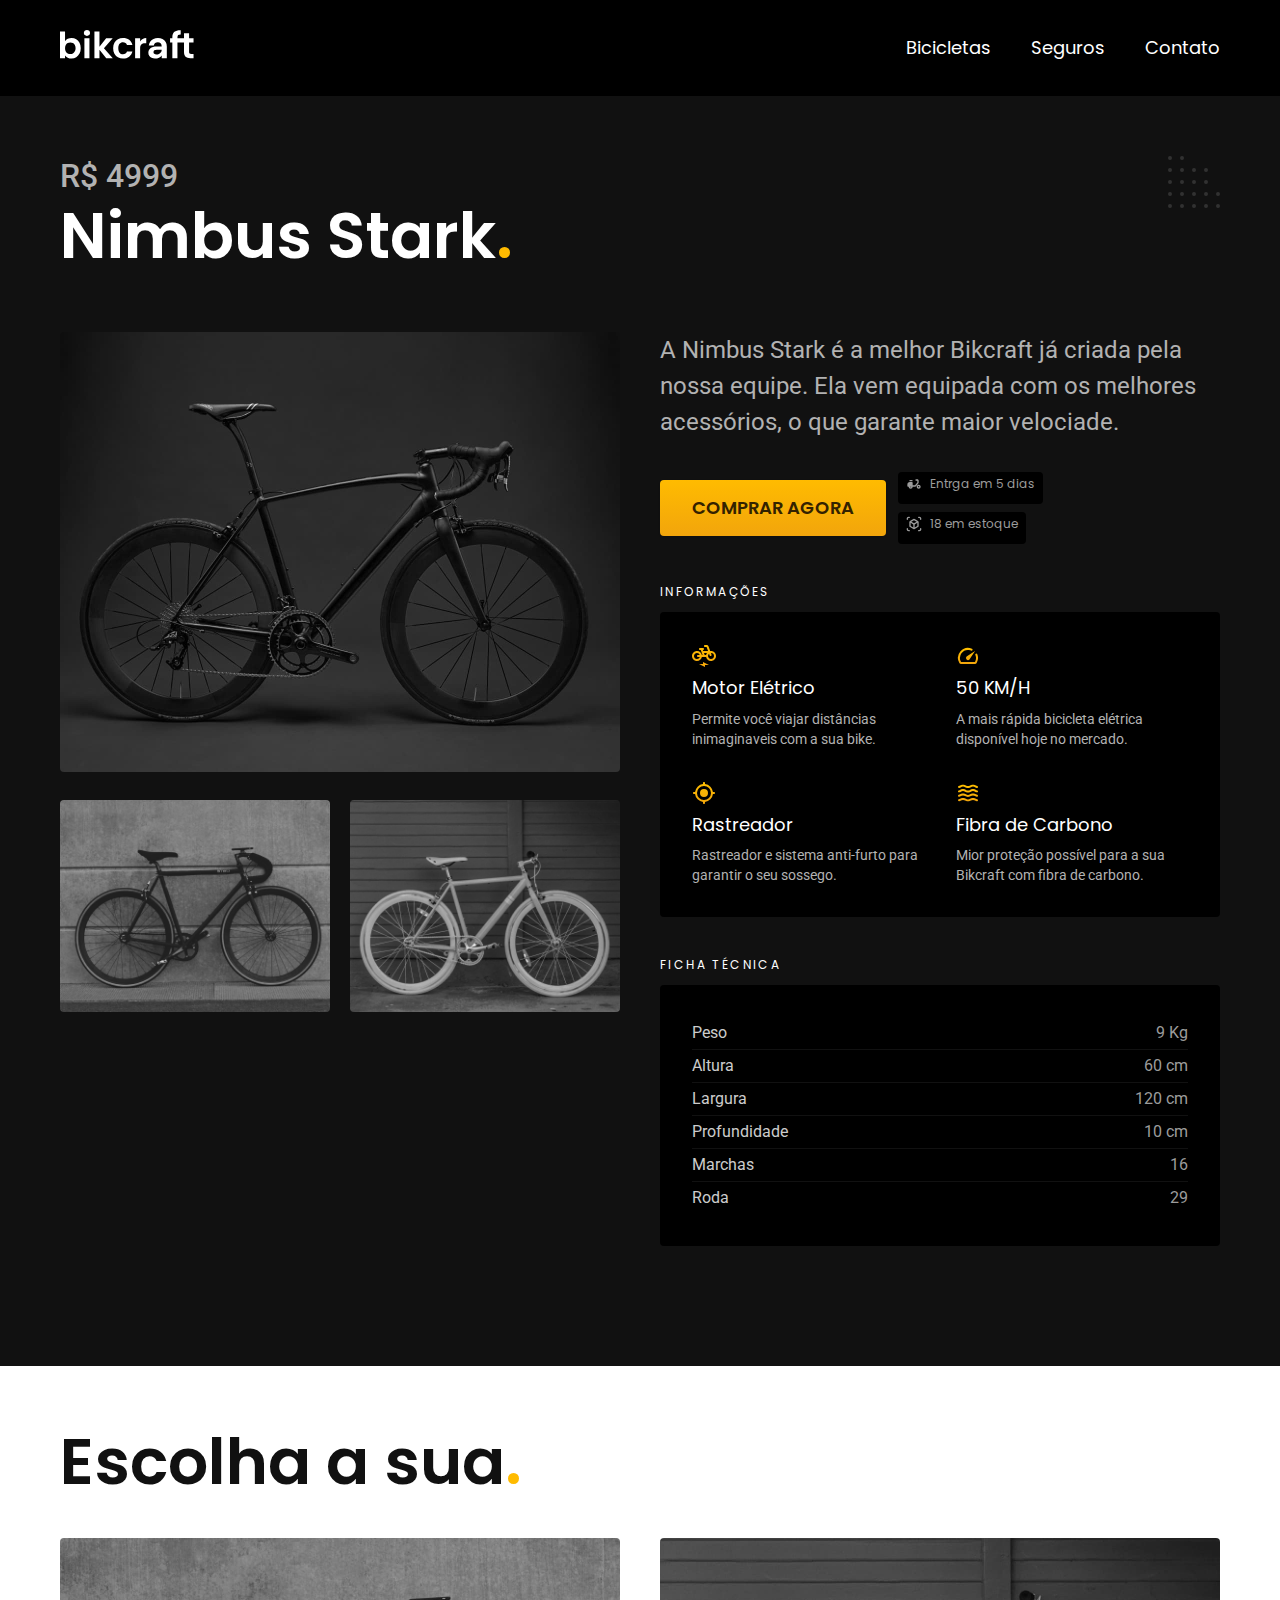
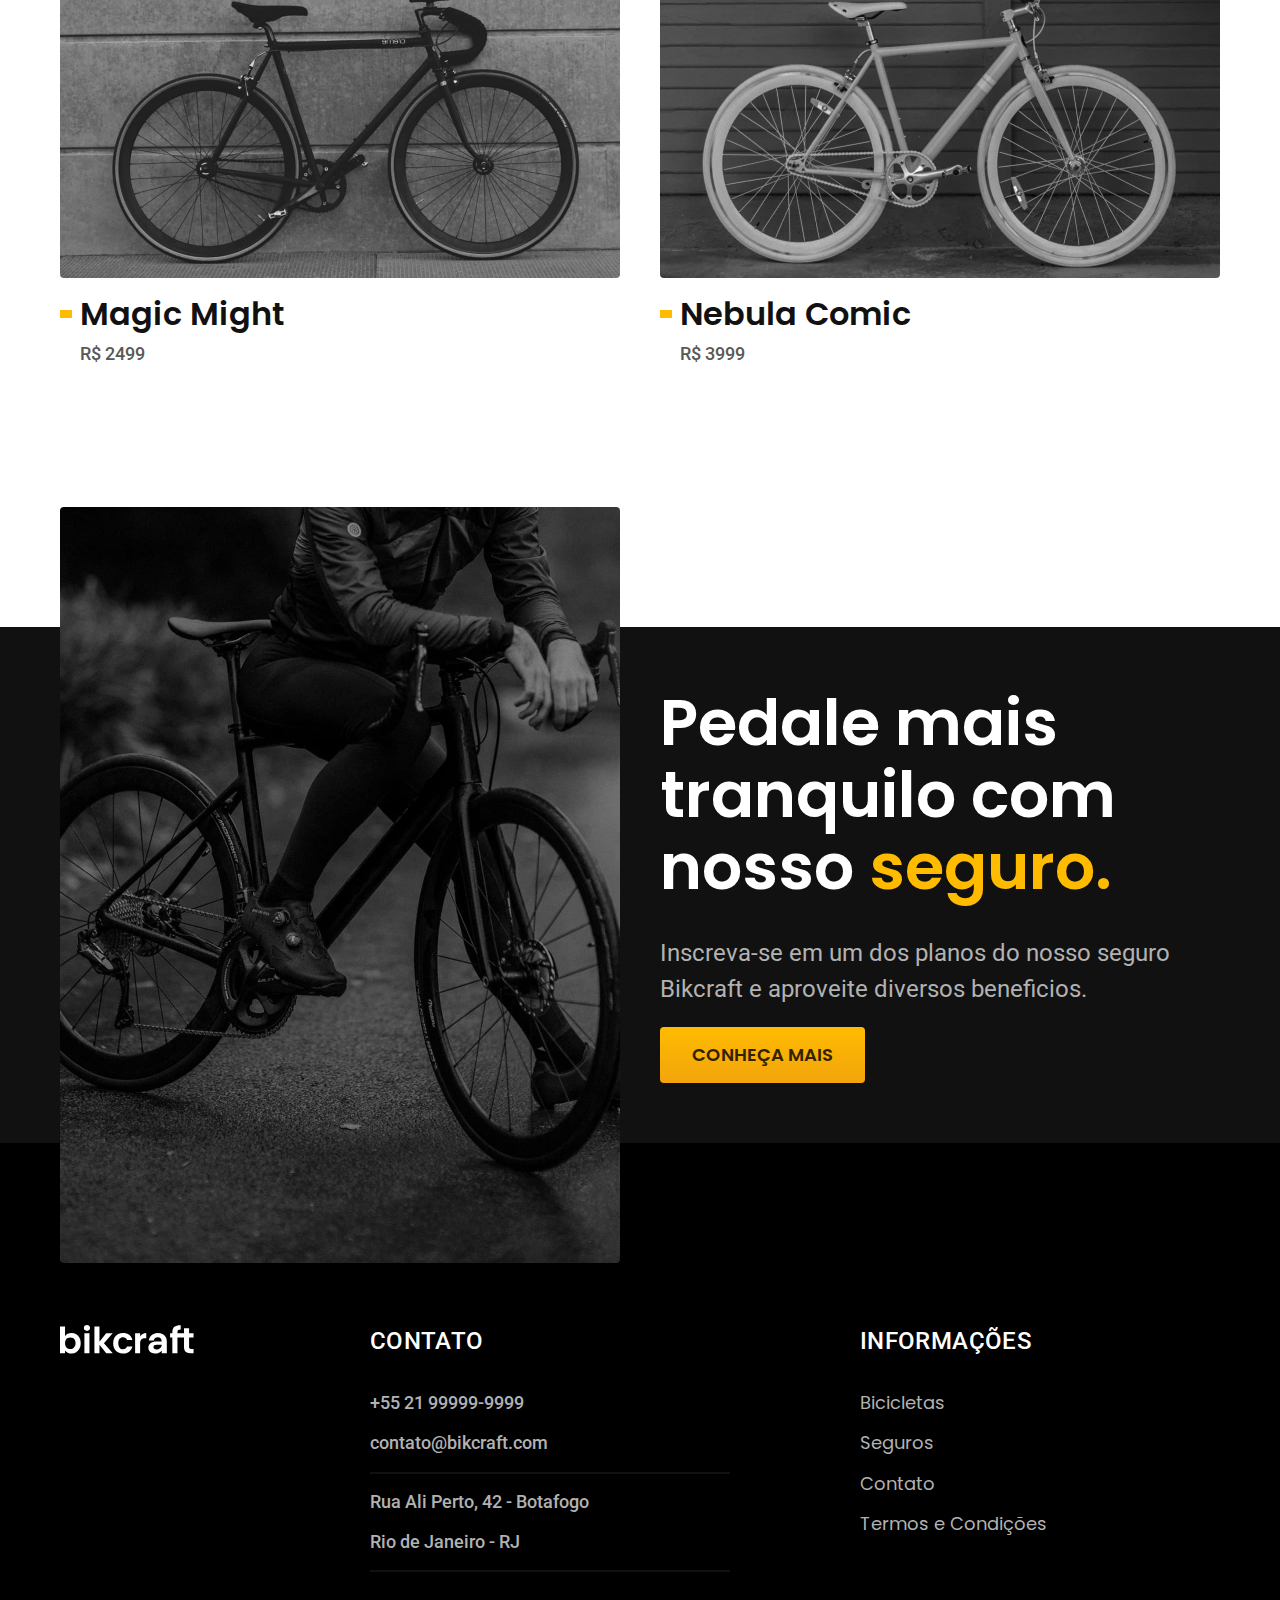
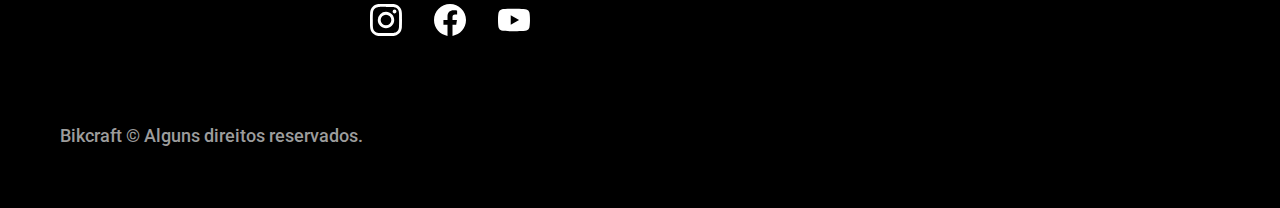
<file: bicicletas/nimbus.html>
<!DOCTYPE html>
<html lang="pt-br">

<head>
    <meta charset="UTF-8">
    <meta name="viewport" content="width=device-width, initial-scale=1.0">

    <title> Nimbus | Bikcraft </title>
    <meta name="description" content="Termos e Condições">

    <link rel="preload" href="./css/style.css"" as=" style">
    <link rel="stylesheet" href="../css/style.css">

    <link rel="preconnect" href="https://fonts.googleapis.com">
    <link rel="preconnect" href="https://fonts.gstatic.com" crossorigin>
    <link href="https://fonts.googleapis.com/css2?family=Merriweather:ital,wght@1,900&family=Poppins:wght@400;600&family=Roboto:wght@400;500&display=swap" rel="stylesheet">
</head>

<body id="bicicleta">
    <header class="header-bg">
        <div class="header container">
            <a href="../"><img src="../img/bikcraft.svg" width="136" height="32" alt="Bikcraft"> </a>
            <nav aria-label="primaria">
                <ul class="header-menu font-1-m cor-0">
                    <li><a href="../bicicletas.html">Bicicletas</a></li>
                    <li><a href="../seguros.html">Seguros</a></li>
                    <li><a href="../contato.html">Contato</a></li>
                </ul>
            </nav>
        </div>
    </header>

    <main class="titulo-bg">
        <div class="titulo container">
            <p class="font-2-xl cor-5">R$ 4999</p>
            <h1 class="font-1-xxl cor-0">Nimbus Stark<span class="cor-p1">.</span></h1>
        </div>

        <div class="bicicleta container">
            <div class="bicicleta-imagens">
                <img src="../img/bicicleta/nimbus1.jpg" width="1120" height="880" alt="">
                <img src="../img/bicicleta/nimbus2.jpg" width="1120" height="880" alt="">
                <img src="../img/bicicleta/nimbus3.jpg" width="1120" height="880" alt="">
            </div>

            <div class="bicicleta-conteudo">
                <p class="font-2-l cor-5">A Nimbus Stark é a melhor Bikcraft já criada pela nossa equipe. Ela vem equipada com os melhores acessórios, o que garante maior velociade.</p>
                <div class="bicicleta-comprar">
                    <a class="botao" href="../orcamento.html">Comprar Agora</a>
                    <span class="font-1-xs cor-6"><img src="../img/icones/entrega.svg" width="16" height="16" alt="">Entrga em 5 dias</span>
                    <span class="font-1-xs cor-6"><img src="../img/icones/estoque.svg" width="16" height="16" alt="">18 em estoque</span>
                </div>

                <h2 class="font-1-xs cor-0">Informações</h2>
                <ul class="bicicleta-informacoes">
                    <li>
                        <img src="../img/icones/eletrica.svg" width="32" height="32" alt="">
                        <h3 class="font-1-m cor-0">Motor Elétrico</h3>
                        <p class="font-2-xs cor-5">Permite você viajar distâncias inimaginaveis com a sua bike.</p>
                    </li>
                    <li>
                        <img src="../img/icones/velocidade.svg" width="32" height="32" alt="">
                        <h3 class="font-1-m cor-0">50 KM/H</h3>
                        <p class="font-2-xs cor-5">A mais rápida bicicleta elétrica disponível hoje no mercado.</p>
                    </li>
                    <li>
                        <img src="../img/icones/rastreador.svg" width="32" height="32" alt="">
                        <h3 class="font-1-m cor-0">Rastreador</h3>
                        <p class="font-2-xs cor-5">Rastreador e sistema anti-furto para garantir o seu sossego.</p>
                    </li>
                    <li>
                        <img src="../img/icones/carbono.svg" width="32" height="32" alt="">
                        <h3 class="font-1-m cor-0">Fibra de Carbono</h3>
                        <p class="font-2-xs cor-5">Mior proteção possível para a sua Bikcraft com fibra de carbono.</p>
                    </li>
                </ul>
                <h2 class="font-1-xs cor-0">Ficha Técnica</h2>
                <ul class="bicicleta-ficha font-2-s cor-4">
                    <li>Peso <span>9 Kg</span></li>
                    <li>Altura <span>60 cm</span></li>
                    <li>Largura <span>120 cm</span></li>
                    <li>Profundidade <span>10 cm</span></li>
                    <li>Marchas <span>16</span></li>
                    <li>Roda <span>29</span></li>
                </ul>
            </div>
        </div>
    </main>

    <article class="bicicletas-lista container">
        <h2 class="font-1-xxl">Escolha a sua<span class="cor-p1">.</span></h2>
        <ul>
            <li>
                <a href="./magic.html">
                    <img src="../img/bicicletas/magic.jpg" width="1120" height="680" alt="Bicicleta preta">
                    <h3 class="font-1-xl">Magic Might</h3>
                    <span class="font-2-m cor-8">R$ 2499</span>
                </a>
            </li>
            <li>
                <a href="./nebula.html">
                    <img src="../img/bicicletas/nebula.jpg" width="1120" height="680" alt="Bicicleta preta">
                    <h3 class="font-1-xl">Nebula Comic</h3>
                    <span class="font-2-m cor-8">R$ 3999</span>
                </a>
            </li>
        </ul>
    </article>

    <article class="seguro-bg">
        <div class="seguro container">
            <div class="seguro-imagem">
                <img src="../img/fotos/seguros.jpg" width="1360" height="1512" alt="Pessoa para em cima de uma bicicleta.">
            </div>
            <div class="seguro-conteudo">
                <h2 class="font-1-xxl cor-0">Pedale mais tranquilo com nosso <span class="cor-p1">seguro.</h2>
                <p class="font-2-l cor-5">Inscreva-se em um dos planos do nosso seguro Bikcraft e aproveite diversos beneficios.</p>
                <a class="botao" href="../seguros.html">Conheça Mais</a>
            </div>
        </div>

    </article>

    <footer class="footer-bg">
        <div class="footer container">
            <img src="../img/bikcraft.svg" width="136" height="32" alt="Bikcraft">
            <div class="footer-contato">
                <h3 class="font-2-l-b cor-0">Contato</h3>
                <ul class="font-2-m cor-5">
                    <li><a href="tel:+5521999999999">+55 21 99999-9999</a></li>
                    <li><a href="mailto:contato.@bikcraft.com">contato@bikcraft.com</a></li>
                    <li>Rua Ali Perto, 42 - Botafogo</li>
                    <li>Rio de Janeiro - RJ</li>
                </ul>
                <div class="footer-redes">
                    <a href="../"><img src="../img/redes/instagram.svg" width="32" height="32" alt="Instagram"></a>
                    <a href="../"><img src="../img/redes/facebook.svg" width="32" height="32" alt="Facebook"></a>
                    <a href="../"><img src="../img/redes/youtube.svg" width="32" height="32" alt="YouTube"></a>
                </div>
            </div>
            <div class="footer-informacoes">
                <h3 class="font-2-l-b cor-0">Informações</h3>
                <nav>
                    <ul class="font-1-m cor-5">
                        <li><a href="../bicicletas.html">Bicicletas</a></li>
                        <li><a href="../seguros.html">Seguros</a></li>
                        <li><a href="../contato.html">Contato</a></li>
                        <li><a href="../termos.html">Termos e Condições</a></li>
                    </ul>
                </nav>
            </div>
            <p class="footer-copy font-2-m cor-6">Bikcraft © Alguns direitos reservados.</p>
        </div>
    </footer>
</body>

</html>
</file>
<file: css/style.css>
@import "./global/global.css";
@import "./utilidades/tipografia.css";
@import "./utilidades/cores.css";
@import "./global/header.css";
@import "./global/footer.css";
@import "./home/introducao.css";
@import "./home/tecnologia.css";
@import "./home/parceiros.css";
@import "./home/depoimento.css";
@import "./utilidades/componentes.css";
@import "./bicicletas/bicicletas-lista.css";
@import "./bicicletas/bicicletas.css";
@import "./bicicleta/bicicleta.css";
@import "./bicicleta/seguro.css";
@import "./seguros/seguros.css";
@import "./seguros/vantagens.css";
@import "./seguros/perguntas.css";
@import "./termos/termos.css";
@import "./contato/contato.css";
@import "./contato/lojas.css";
@import "./utilidades/formulario.css";
@import "./orcamento/orcamento.css";
</file>
